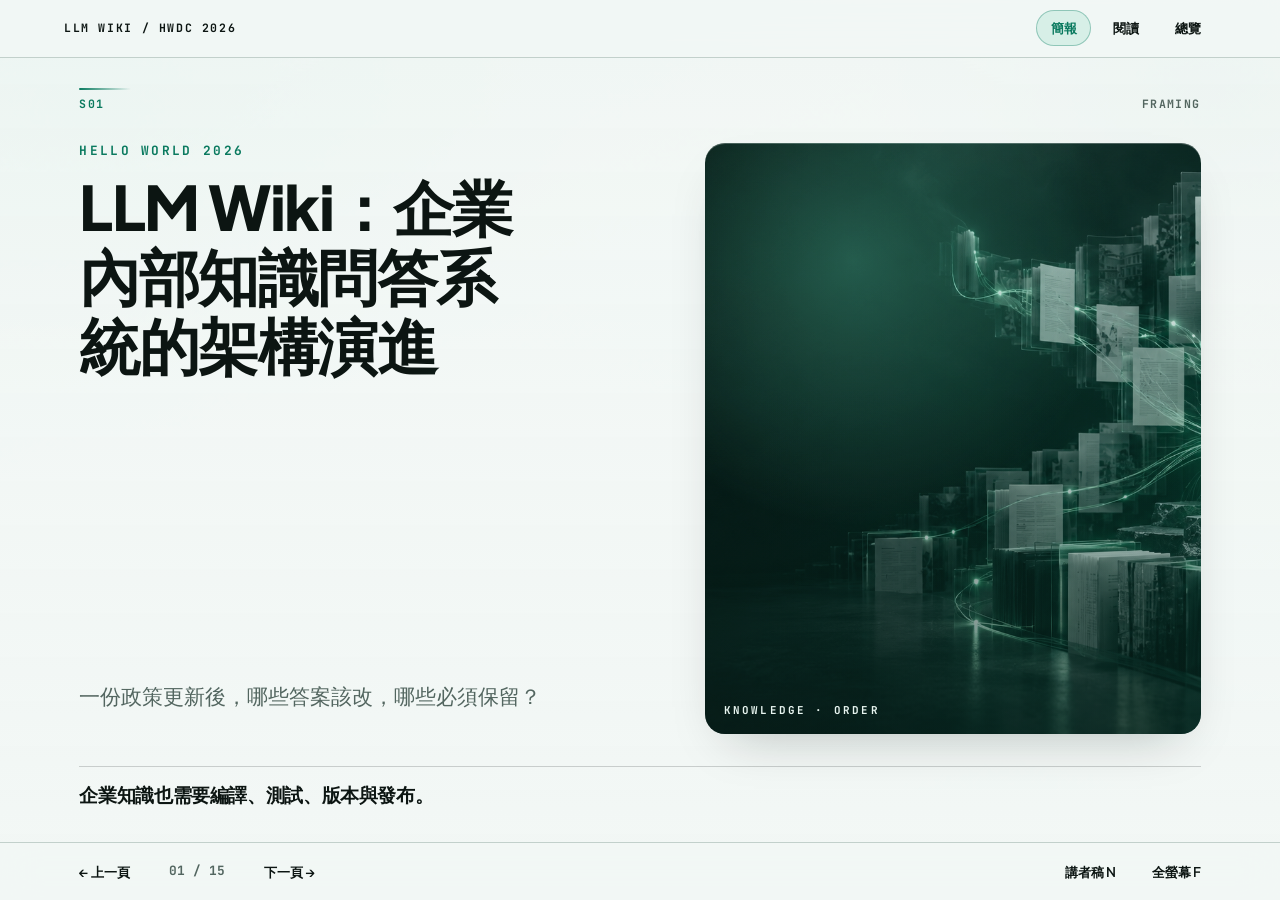
<file: index.html>
<!doctype html>
<html lang="zh-Hant">
<head>
  <meta charset="utf-8">
  <meta name="viewport" content="width=device-width, initial-scale=1">
  <meta name="description" content="Hello World 2026：以七份合成來源、政策更新與十題實際回歸，說明 LLM Wiki 的知識編譯流程。">
  <meta name="theme-color" content="#0a7a5f">
  <title>LLM Wiki：企業內部知識問答系統的架構演進</title>
  <link rel="preconnect" href="https://fonts.googleapis.com">
  <link rel="preconnect" href="https://fonts.gstatic.com" crossorigin>
  <link rel="stylesheet" href="deck.css?v=4.0.1">
  <noscript><style>.toolbar,.controls,.atmosphere{display:none!important}.slide{display:block;min-height:auto;break-after:page}.slide-inner{min-height:auto}.reading-only{display:block;margin-top:2rem;padding-top:1rem;border-top:1px solid currentColor}</style></noscript>
</head>
<body class="presentation">
  <div class="atmosphere" aria-hidden="true"></div>
  <header class="toolbar">
    <a href="#s01">LLM WIKI / HWDC 2026</a>
    <div class="search"><label for="q">搜尋</label><input id="q" type="search"><span id="searchState" class="small"></span></div>
    <div><button id="present" aria-pressed="true">簡報</button><button id="read" aria-pressed="false">閱讀</button><button id="openOverview">總覽</button></div>
  </header>

  <main id="deck">
    <section class="slide active" id="s01" data-section="S01" data-title="LLM Wiki：企業內部知識問答系統的架構演進" tabindex="-1">
      <div class="slide-inner">
        <div class="meta"><span>S01</span><span>Framing</span></div>
        <p class="kicker">Hello World 2026</p><h1>LLM Wiki：企業內部知識問答系統的架構演進</h1>
        <p class="lede">一份政策更新後，哪些答案該改，哪些必須保留？</p><div class="cover-art" aria-hidden="true"></div><p class="foot">企業知識也需要編譯、測試、版本與發布。</p>
        <aside class="reading-only"><h3>講者稿 · 0:30</h3><p>今天用一個已執行的合成案例，討論知識整合發生在 Query Time 還是 Update Time。故事從六份來源和十題基準開始，加入第七份政策，讓模型提出更新，再看實際回答與回歸。結果是兩輪各 8/10，人工內容審查仍待完成。這是一個有結果、有缺漏的教學實驗，不是企業上線驗收。</p><p>接下來先看一個使用者問題，之後我們會用同一題收束整個流程。<a href="evidence/synthetic-enterprise-demo/records/experiment-summary.md">實驗摘要</a>。</p></aside>
      </div>
    </section>

    <section class="slide visual-slide" id="s02" data-section="S02" data-title="帳戶鎖定後，第一步該走哪裡？" tabindex="-1">
      <div class="slide-inner">
        <img class="generated-slide-art" src="presentation-visuals-2026-10-11/S02.png" alt="" aria-hidden="true" loading="lazy" decoding="async">
        <div class="meta"><span>S02</span><span>Hook · one question, two policy versions</span></div>
        <h2>帳戶鎖定後，第一步該走哪裡？</h2>
        <p class="lede query-bubble">我是全職員工，使用公司管理筆電，已註冊自助復原。帳戶已確認鎖定，該怎麼處理？</p>
        <div class="source-collision">
          <div class="source-card"><span class="source-letter">01</span><h3>VPN 常見問答</h3><p>DEMO-101 有多種可能原因</p><span class="scope-chip">先確認狀態</span></div>
          <div class="source-card"><span class="source-letter">02</span><h3>錯誤參考</h3><p>密碼到期有另一套程序</p><span class="scope-chip">到期與鎖定分開</span></div>
          <div class="source-card"><span class="source-letter">03</span><h3>復原基準</h3><p>已確認鎖定者提交 ExampleDesk</p><span class="scope-chip">2030-01-10 生效</span></div>
          <div class="source-card"><span class="source-letter">07</span><h3>條件式更新</h3><p>符合三項資格者先嘗試自助</p><span class="scope-chip hot">2030-03-01 生效</span></div>
        </div>
        <div class="split-answer"><div><span>基準第一步</span><b>ExampleDesk 服務台</b></div><i>≠</i><div class="hot"><span>新政策的適用分支</span><b>嘗試自助復原</b></div></div>
        <p class="foot">決定答案的，還有事件日期、資格與政策取代範圍。</p><p class="source-note">合成教學案例；這頁展示來源張力，未量測 retrieval。<a href="#a02">七份來源</a>。</p>
        <aside class="reading-only"><h3>講者稿 · 2:00</h3><p>這就是 SYN-01。我們沒有只靠 DEMO-101 猜鎖定，而是明確給定已確認鎖定。SRC-03 的舊路徑仍有效，但 SRC-07 在生效日後，只替換符合資格者的第一步。先記住服務台與自助這兩個入口，S10 會展示模型的實際回答。</p><p>資料中的組織、政策、日期、程序與入口均為虛構。<a href="evidence/synthetic-enterprise-demo/sources/account-recovery-v1.md">SRC-03</a>、<a href="evidence/synthetic-enterprise-demo/sources/account-recovery-update-v2.md">SRC-07</a>。</p></aside>
      </div>
    </section>

    <section class="slide visual-slide" id="s03" data-section="S03" data-title="先前的 Retrieval 比較" tabindex="-1"><div class="slide-inner">
        <img class="generated-slide-art" src="presentation-visuals-2026-10-11/S03.png" alt="" aria-hidden="true" loading="lazy" decoding="async"><div class="meta"><span>S03</span><span>Evidence bridge · benchmark</span></div><h2>先前的 Retrieval 比較</h2><div class="benchmark-stage"><div class="benchmark-col"><span class="bench-label">Hybrid RAG</span><div class="metric-big">3.00<span>s</span></div><small>P50 latency</small><div class="metric-row"><b>4.07s</b><span>P95</span></div><div class="metric-row"><b>$0.001059</b><span>/ query</span></div></div><div class="benchmark-center"><span>QUALITY PROXY</span><strong>25 / 25</strong><i>=</i><strong>25 / 25</strong><small>source-hit answer proxy</small></div><div class="benchmark-col alt"><span class="bench-label">Gemini File Search</span><div class="metric-big">5.71<span>s</span></div><small>P50 latency</small><div class="metric-row"><b>7.15s</b><span>P95</span></div><div class="metric-row"><b>$0.001804</b><span>/ query</span></div></div></div><p class="foot">速度與來源命中之外，還需要判定來源的適用範圍。</p><p class="source-note">2026-08-07 歷史 A/B；30 題、19 份文件，品質是 source-hit proxy。<a href="#a04">條件</a>。</p><aside class="reading-only"><h3>講者稿 · 1:30</h3><p>這是獨立於本次合成案例的歷史背景，不能用來排除本次實驗的 retrieval 問題。本機保存的歷史 A/B 報告使用 30 題、19 份文件；表上的 source-hit answer proxy 是 25/25，另有 5/5 no-answer cases。這是小語料、報告特定 proxy 的比較，不是 Wiki 導入效益，也不是人工逐字判斷回答品質。</p><p>來源：<a href="evidence/retrieval-ab-bridge.md">retrieval A/B bridge</a>；<a href="#a04">實驗方法與歷史 A/B 的區分</a>。</p></aside></div></section>

    <section class="slide visual-slide" id="s04" data-section="S04" data-title="找回來源之後的判斷" tabindex="-1">
      <div class="slide-inner">
        <img class="generated-slide-art" src="presentation-visuals-2026-10-11/S04.png" alt="" aria-hidden="true" loading="lazy" decoding="async">
        <div class="meta"><span>S04</span><span>Problem · knowledge resolution</span></div>
        <h2>找回來源之後的判斷</h2>
        <div class="problem-shift"><div class="retrieval-funnel"><span class="eyebrow">RETRIEVAL</span><div>Query rewrite</div><div>Chunking</div><div>Ranking</div><div class="result">Relevant sources</div></div><div class="shift-arrow">→</div><div class="knowledge-knot"><span class="eyebrow">KNOWLEDGE RESOLUTION</span><div class="knot-lines" aria-hidden="true"><i></i><i></i><i></i><i></i></div><ul><li>事件在政策生效前，還是之後？</li><li>三項資格是否都確認符合？</li><li>新政策取代哪個第一步？</li><li>資訊未知或自助失敗時怎麼辦？</li></ul></div></div><p class="foot">來源排序之外，還有可重用的政策判斷。</p>
        <aside class="reading-only"><h3>講者稿 · 2:00</h3><p>把全部來源放進上下文，也還需要做右側的判斷。新的文件日期不能讓歷史事件改走新流程；已註冊也不能代替全職身分與管理裝置。Reranking 與來源整合可以互補，這裡沒有比較兩者的效果。</p><p>下一頁先看這些判斷放在每次查詢時的架構，再看我們如何把可重用部分前移。<a href="evidence/synthetic-enterprise-demo/sources/account-recovery-update-v2.md">政策範圍與時間判斷</a>。</p></aside>
      </div>
    </section>

    <section class="slide dark visual-slide" id="s05" data-section="S05" data-title="Query Time 的知識整合" tabindex="-1">
      <div class="slide-inner">
        <img class="generated-slide-art" src="presentation-visuals-2026-10-11/S05.png" alt="" aria-hidden="true" loading="lazy" decoding="async">
        <div class="meta"><span>S05</span><span>Architecture · repeated interpretation</span></div>
        <h2>Query Time 的知識整合</h2>
        <div class="query-maze"><div class="query-stack"><span>Q1</span><span>Q2</span><span>Q3</span><span>Q4</span></div><div class="maze-arrow">→</div><div class="maze-gates"><div><b>01</b><span>Event date</span></div><div><b>02</b><span>Eligibility</span></div><div><b>03</b><span>Supersession</span></div><div><b>04</b><span>Fallback</span></div></div><div class="maze-arrow">→</div><div class="answer-orb"><span>LLM</span><b>Answer</b></div></div><div class="repeat-strip"><span>QUERY TIME</span><span>REPEATED WORK</span></div><p class="foot">若缺少共用的知識契約，查詢階段可能反覆解讀同一份政策。</p><p class="source-note">架構示意；本次未量測普通 RAG 的成本與錯誤率。</p>
        <aside class="reading-only"><h3>講者稿 · 2:00</h3><p>這張圖描述一種架構風險，沒有主張所有 RAG 都如此實作。若來源只有原始片段，模型可能在每次查詢重做政策整合。我的設計問題是：可以把哪些解讀保存成共同契約，讓後續答案有可檢查的依據？</p><p>Query Time 仍需處理使用者情境、權限、追問、引用與回答，不會因為有 Wiki 就消失。</p></aside>
      </div>
    </section>

    <section class="slide visual-slide" id="s06" data-section="S06" data-title="六份來源先形成可檢查的基準" tabindex="-1">
      <div class="slide-inner">
        <img class="generated-slide-art" src="presentation-visuals-2026-10-11/S06.png" alt="" aria-hidden="true" loading="lazy" decoding="async">
        <div class="meta"><span>S06</span><span>Experiment 01 · baseline compilation</span></div>
        <h2>六份來源先形成可檢查的基準</h2>
        <div class="compile-stage"><div class="source-change"><span>6 份<br>合成來源</span></div><div class="compile-arrow">→</div><div class="compiler-box"><span class="eyebrow">KNOWLEDGE COMPILATION</span><div class="compiler-grid"><i>來源摘要</i><i>概念與實體</i><i>適用條件</i><i>問答邊界</i></div><strong>18 DRAFT PAGES / 17 CLAIMS</strong></div><div class="compile-arrow">→</div><div class="knowledge-release"><small>BASELINE DRAFT</small><b>10 題回答<br>8 / 10 通過</b></div><div class="fanout"><span>ANSWER</span><span>CLARIFY</span><span>NO-ANSWER</span></div></div><p class="foot">先凍結十題測試契約，再取得實際基準回答。</p><p class="source-note">沿用既有 llm-wiki 專案流程；基準情境日為 2030-02-01。<a href="evidence/synthetic-enterprise-demo/baseline-v1/wiki/index.md">基準 Wiki</a>、<a href="evidence/synthetic-enterprise-demo/contracts/README.md">十題契約</a>。</p>
        <aside class="reading-only"><h3>講者稿 · 2:00</h3><p>故事現在進入實作。我們先用 SRC-01 到 SRC-06 形成十八頁草稿，包括六份來源摘要、四份概念、兩份實體和六份問答頁，保存十七項來源主張。先凍結測試契約，再請新的模型工作階段回答十題，不提供參考答案或評分規則。</p><p>基準已是 8/10，並非全對。保留這份快照，才有辦法判斷新政策究竟改了什麼。下一頁加入唯一的新來源 SRC-07。<a href="evidence/synthetic-enterprise-demo/records/baseline-summary.md">基準編譯紀錄</a>。</p></aside>
      </div>
    </section>

    <section class="slide visual-slide" id="s07" data-section="S07" data-title="SRC-07 只替換一個適用分支" tabindex="-1">
      <div class="slide-inner">
        <img class="generated-slide-art" src="presentation-visuals-2026-10-11/S07.png" alt="" aria-hidden="true" loading="lazy" decoding="async">
        <div class="meta"><span>S07</span><span>Experiment 02 · scoped policy update</span></div>
        <h2>SRC-07 只替換一個適用分支</h2>
        <p class="lede">2030-03-01 起，已確認鎖定且三項資格皆符合者，第一步改為嘗試自助復原。</p><div class="scope-map"><div class="policy-band"><span>SRC-07</span><b>全職員工 ＋ 公司管理筆電 ＋ 已註冊</b></div><div class="scope-lane highlighted"><span>生效後，三項皆符合</span><div class="lane migrated">自助復原；失敗或結果不明轉服務台</div></div><div class="scope-lane"><span>承包人員或未註冊</span><div class="lane legacy">保留 SRC-03 的 ExampleDesk 路徑</div></div><div class="scope-lane"><span>生效前的歷史事件</span><div class="lane legacy">保留當時基準；SYN-04 發生於 2030-01-20</div></div><div class="scope-lane"><span>資格或事件日期未知</span><div class="lane legacy">追問缺漏項目，再決定分支</div></div></div><p class="foot">密碼到期、網路、裝置與資源規則維持原範圍。</p><p class="source-note">合成政策；未知資格／日期的分支是來源要求，未另測該分支。<a href="evidence/synthetic-enterprise-demo/sources/account-recovery-update-v2.md">完整取代矩陣</a>。</p>
        <aside class="reading-only"><h3>講者稿 · 2:00</h3><p>新政策不是全面替換。它只改已確認鎖定者的第一步，還有日期與三項資格的交集。承包人員、未註冊者和歷史事件都必須保留舊入口。資格或日期未知時先追問，不能猜符合；無法確認則由服務台釐清。</p><p>SYN-02、03、04 實際測了不符合與歷史事件。這組十題沒有另外測未知資格／日期，不能把來源規定當成測試通過。接著看模型如何提出 Wiki 變更。<a href="evidence/synthetic-enterprise-demo/records/experiment-summary.md">結果與測試邊界</a>。</p></aside>
      </div>
    </section>

    <section class="slide visual-slide" id="s08" data-section="S08" data-title="模型提案仍需要審查與修正" tabindex="-1">
      <div class="slide-inner">
        <img class="generated-slide-art" src="presentation-visuals-2026-10-11/S08.png" alt="" aria-hidden="true" loading="lazy" decoding="async">
        <div class="meta"><span>S08</span><span>Experiment 03 · proposal and correction</span></div>
        <h2>模型提案仍需要審查與修正</h2>
        <div class="proposal-engine"><div class="incoming-docs"><span>SRC-07 新政策</span><span>基準 Wiki</span><span>既有來源</span></div><div class="engine-core"><small>LLM</small><b>PROPOSAL</b><em>draft changes</em></div><div class="proposal-cards"><div>修改 4 個既有頁面</div><div>新增 1 份來源摘要</div><div>保留歷史與回退</div><div>保留無關程序</div></div><div class="gate-line"><span>Agent review</span><span>Structural checks</span><span>Human review pending</span></div><div class="active-badge">19 PAGES / DRAFT</div></div><p class="proposal-correction"><b>實際修正：</b>模型保留了「六份來源」的 purpose，維護 Agent 改為更新快照的七份來源範圍。</p><p class="foot">提案能產生變更，也可能漏掉相關的範圍描述。</p><p class="source-note">此處是 Agent 審查，人工內容核可仍待完成。<a href="evidence/synthetic-enterprise-demo/records/model-runs/update-proposal/response.json">原始提案</a>、<a href="evidence/synthetic-enterprise-demo/records/update-proposal-review.json">修正紀錄</a>。</p>
        <aside class="reading-only"><h3>講者稿 · 2:00</h3><p>這次真的有模型輸出：它提出四個既有頁面修改，再補一份 SRC-07 來源摘要。不過它把 purpose 的舊六份來源範圍列為保留，會與更新快照矛盾。維護 Agent 修正這個範圍，也補齊既有工具要求的 metadata。</p><p>這個修正由 Agent 完成，不能說是人類 owner 已核可。十九頁全部保持 draft。下一頁展開實際影響的頁面。<a href="evidence/synthetic-enterprise-demo/records/knowledge-update.diff">知識差異</a>。</p></aside>
      </div>
    </section>

    <section class="slide visual-slide" id="s09" data-section="S09" data-title="變更沿著知識頁傳遞" tabindex="-1">
      <div class="slide-inner">
        <img class="generated-slide-art" src="presentation-visuals-2026-10-11/S09.png" alt="" aria-hidden="true" loading="lazy" decoding="async">
        <div class="meta"><span>S09</span><span>Experiment 03 · actual changed pages</span></div>
        <h2>變更沿著知識頁傳遞</h2>
        <div class="impact-graph"><div class="graph-center"><span>SRC-07</span><b>條件式帳戶復原</b></div><div class="graph-node n1">index.md<br><small>情境日期與入口</small></div><div class="graph-node n2">account-state-and-recovery<br><small>概念與適用條件</small></div><div class="graph-node n3">exampledesk<br><small>服務台的剩餘範圍</small></div><div class="graph-node n4">account-locked<br><small>條件式問答</small></div><div class="graph-node n5">SRC-07 source summary<br><small>新增來源摘要</small></div><svg viewBox="0 0 1000 420" preserveAspectRatio="none" aria-hidden="true"><path d="M500 210 C350 160 180 120 75 70"/><path d="M500 210 C460 155 430 110 395 75"/><path d="M500 210 C650 160 790 120 910 70"/><path d="M500 210 C400 275 285 330 175 350"/><path d="M500 210 C610 275 730 330 840 350"/></svg></div><p class="impact-retained"><b>5 份無關問答頁</b>維持原 bytes；另由維護 Agent 修正 purpose 的範圍。</p><p class="foot">變更需要說明影響的頁面，也要保留不受影響的知識。</p><p class="source-note">本次實際提案與差異；未量測大規模影響範圍召回率。<a href="evidence/synthetic-enterprise-demo/records/update-proposal-review.json">變更列表</a>、<a href="evidence/synthetic-enterprise-demo/records/updated-integrity.json">保留檢查</a>。</p>
        <aside class="reading-only"><h3>講者稿 · 2:00</h3><p>中央的新政策牽動索引、帳戶概念、ExampleDesk 實體和帳戶鎖定問答，新增來源摘要。圖上是實際提案落地的四個既有頁與一份摘要，沒有聲稱系統能發現所有企業文件的依賴。</p><p>密碼到期、原因未明、資源、海外與未知錯誤五份問答頁維持相同 bytes。舊六份來源摘要也保持原樣。purpose 是額外的 Agent 修正。下一頁回到開場的使用者，看看回答是否跟著改對。<a href="evidence/synthetic-enterprise-demo/records/updated-integrity.json">完整性紀錄</a>。</p></aside>
      </div>
    </section>

    <section class="slide visual-slide" id="s10" data-section="S10" data-title="同一題的第一步確實改變" tabindex="-1">
      <div class="slide-inner">
        <img class="generated-slide-art" src="presentation-visuals-2026-10-11/S10.png" alt="" aria-hidden="true" loading="lazy" decoding="async">
        <div class="meta"><span>S10</span><span>Experiment 04 · actual answer excerpts</span></div>
        <h2>同一題的第一步確實改變</h2>
        <p class="lede">SYN-01：已確認鎖定，全職、公司管理筆電、已註冊三項皆成立。</p><div class="answer-comparison"><article><span class="eyebrow">BASELINE / 2030-02-01</span><h3>ExampleDesk 服務台</h3><blockquote>請透過 ExampleDesk 提交帳戶復原請求，由 Example IT Service Desk 檢視。</blockquote><p>SRC-03</p></article><article class="updated"><span class="eyebrow">UPDATED / 2030-03-02</span><h3>嘗試自助復原</h3><blockquote>以目前情境日期 2030-03-02 判斷，你已確認鎖定，且三項資格皆符合，第一步是前往 https://support.example.com/account-recovery 嘗試自助復原。</blockquote><p>SRC-07</p></article></div><p class="answer-fallback">更新後仍說明：入口是虛構示例；失敗或結果不明轉服務台，回答未執行復原。</p><p class="foot">回答中的動作，連回來源、完整資格與事件時間。</p><p class="source-note">模型原始回答摘錄；完整回答與引用另存。<a href="evidence/synthetic-enterprise-demo/records/actual-answers.md">二十份實際回答</a>。</p>
        <aside class="reading-only"><h3>講者稿 · 2:30</h3><p>這兩段都是模型原文摘錄，不是我們補寫的理想答案。基準先提交 ExampleDesk，更新後在明確鎖定與完整資格下先嘗試自助。第二段保留時間和來源，完整回答也保留服務台回退，以及未執行實際操作的界線。</p><p>本次只更換知識快照與情境日期，沿用同一 Query 政策和問題，不代表普通 RAG 的對照實驗。SYN-04 的歷史事件仍走服務台。單題改對後，還需要檢查整組問題。<a href="evidence/synthetic-enterprise-demo/records/regression-results.json">逐題比較</a>。</p></aside>
      </div>
    </section>

    <section class="slide visual-slide" id="s11" data-section="S11" data-title="草稿通過哪些關卡，停在哪裡？" tabindex="-1">
      <div class="slide-inner">
        <img class="generated-slide-art" src="presentation-visuals-2026-10-11/S11.png" alt="" aria-hidden="true" loading="lazy" decoding="async">
        <div class="meta"><span>S11</span><span>Experiment 05 · release gates</span></div>
        <h2>草稿通過哪些關卡，停在哪裡？</h2>
        <div class="release-pipeline"><div class="pipe-step"><span>01 / DONE</span><b>Impact</b><small>變更範圍</small></div><div class="pipe-step"><span>02 / DONE</span><b>Mutation</b><small>草稿與修正</small></div><div class="pipe-step"><span>03 / PASS</span><b>Structural</b><small>連結與來源</small></div><div class="pipe-step"><span>04 / DONE</span><b>Agent review</b><small>條件與時間</small></div><div class="pipe-step needs-work"><span>05 / 2 FAIL</span><b>Regression</b><small>十題實際回答</small></div><div class="pipe-step pending"><span>06 / PENDING</span><b>Human review</b><small>內容核可</small></div><div class="pipe-step release pending"><span>07 / NOT RUN</span><b>Publish</b><small>發布與回滾</small></div></div><div class="rollback-line"><span>CURRENT STATE</span><b>19 頁維持 DRAFT，沒有切換正式版本</b></div><p class="foot">測試結果決定草稿下一步要修什麼。</p><p class="source-note">已完成編譯、Agent 修正與回歸；人工核可、atomic publish 與 rollback 尚未執行。</p>
        <aside class="reading-only"><h3>講者稿 · 2:00</h3><p>這一頁把實作與設計分開。左側的提案、草稿修正和結構檢查已完成，Agent 也審查了條件與時間。答案回歸卻有兩題未通過，人工內容審查仍待完成，所以目前保留草稿，沒有正式版本切換。</p><p>未來可採用同批發布與回滾的設計，但本次沒有驗證這兩項能力。下一頁看讓草稿停下來的具體問題。<a href="evidence/synthetic-enterprise-demo/records/experiment-summary.md">實際狀態</a>、<a href="evidence/knowledge-resolution-demo/knowledge-release.md">發布設計</a>。</p></aside>
      </div>
    </section>

    <section class="slide visual-slide" id="s12" data-section="S12" data-title="結構通過，回答仍有缺漏" tabindex="-1">
      <div class="slide-inner">
        <img class="generated-slide-art" src="presentation-visuals-2026-10-11/S12.png" alt="" aria-hidden="true" loading="lazy" decoding="async">
        <div class="meta"><span>S12</span><span>Experiment 05 · regression findings</span></div>
        <h2>結構通過，回答仍有缺漏</h2>
        <div class="validation-stage"><div class="validation-card pass"><span class="status">✓</span><small>STRUCTURAL LINT</small><b>PASS</b><p>兩份快照的連結、metadata 與來源檢查</p><code>draft integrity</code></div><div class="not-equal">≠</div><div class="validation-card fail"><span class="status">!</span><small>ANSWER REGRESSION</small><b>2 FAIL</b><p>SYN-06 缺 SRC-01<br>SYN-07 缺 SRC-04</p><code>required citations</code></div></div><div class="terminal-strip"><span>SYN-07 / UPDATED</span><b>另有回答內容缺漏</b><em>模型判分接受引用摘錄，但回答正文沒說明 HQ 公司網路的不同申請程序；維護 Agent 覆寫為 FAIL。</em></div><p class="foot">引用原文存在，仍要檢查回答是否說出契約要求的內容。</p><p class="source-note">缺引用本身不等於流程事實錯誤；保留原判、覆寫理由與凍結契約。<a href="evidence/synthetic-enterprise-demo/records/regression-results.json">逐條判定</a>。</p>
        <aside class="reading-only"><h3>講者稿 · 2:00</h3><p>兩輪同樣有 SYN-06 和 SYN-07 未通過，原因包括契約要求的引用沒有完整覆蓋。這不等於證明答案的動作事實錯誤，也不能為了得高分就放寬契約。</p><p>更具體的發現是更新後 SYN-07：模型判分認為引用摘錄已涵蓋 HQ 的申請區分，實際回答正文卻漏掉它。維護 Agent 保留原判，將這一條覆寫為 FAIL。這說明來源摘錄檢查和使用者回答檢查要分開，模型自評不能當成 owner 核可。下一頁收束整組結果。</p></aside>
      </div>
    </section>

    <section class="slide dark visual-slide" id="s13" data-section="S13" data-title="十題回歸的實際結果" tabindex="-1">
      <div class="slide-inner">
        <img class="generated-slide-art" src="presentation-visuals-2026-10-11/S13.png" alt="" aria-hidden="true" loading="lazy" decoding="async">
        <div class="meta"><span>S13</span><span>Experiment 06 · completed with findings</span></div>
        <h2>十題回歸的實際結果</h2>
        <div class="regression-score"><div><span>基準</span><strong>8 / 10</strong></div><div><span>更新後</span><strong>8 / 10</strong></div><p>20 份實際回答<br>兩輪皆有 2 題未通過</p></div><div class="test-suite"><div class="test-card"><span>01</span><small>SYN-01 / PASS</small><b>符合資格的鎖定</b><p>第一步改為自助復原</p></div><div class="test-card"><span>04</span><small>SYN-04 / PASS</small><b>生效前的事件</b><p>保留服務台第一步</p></div><div class="test-card boundary"><span>07</span><small>SYN-07 / FAIL</small><b>遠端資源存取</b><p>引用缺漏與正文缺漏</p></div><div class="test-card"><span>10</span><small>SYN-10 / PASS</small><b>未記載錯誤碼</b><p>未捏造原因或處理方式</p></div></div><p class="foot">1 題第一步依預期改變，其餘 9 題路徑與第一步保留。</p><p class="source-note">這不表示其他九題整題通過，也不代表準確率提升。合成案例、單次樣本。<a href="#a03">完整十題</a>、<a href="#a04">方法限制</a>。</p>
        <aside class="reading-only"><h3>講者稿 · 2:00</h3><p>回到最初的問題：政策的指定分支改了，其他九題的 route 和第一步沒有跟著漂移。但整題通過數仍是 8/10，沒有提升，兩題缺漏也沒有在本次修到通過。</p><p>這份結果能展示更新範圍與檢查過程，不能證明優於一般 RAG。十題每階段同批生成、每題只取一份答案；判分模型與回答模型是不同工作階段的同一家族。下一頁討論這樣的維護責任何時值得承擔。<a href="evidence/synthetic-enterprise-demo/records/experiment-summary.md">實驗摘要</a>。</p></aside>
      </div>
    </section>

    <section class="slide visual-slide" id="s14" data-section="S14" data-title="Knowledge Compilation 的取捨" tabindex="-1">
      <div class="slide-inner">
        <img class="generated-slide-art" src="presentation-visuals-2026-10-11/S14.png" alt="" aria-hidden="true" loading="lazy" decoding="async">
        <div class="meta"><span>S14</span><span>Decision · maintenance tradeoff</span></div>
        <h2>Knowledge Compilation 的取捨</h2>
        <div class="complexity-meter"><div class="meter-track"><span class="marker m1">FAQ</span><span class="marker m2">Multi-source</span><span class="marker m3">Versions</span><span class="marker m4">Partial supersession</span><span class="marker m5">Governance</span></div><div class="meter-zones"><div class="rag-zone"><b>Ordinary RAG</b><span>單一權威來源，適用範圍單純，直接檢索與回答</span></div><div class="wiki-zone"><b>Knowledge Compilation</b><span>多版本與局部取代，需要追蹤影響、審查與回歸</span></div></div></div><div class="boundary-callout"><span>ADDED RESPONSIBILITY</span><b>來源維護、更新提案、測試契約與內容負責人</b></div><p class="foot">把可重用的知識整合前移，也增加持續維護的責任。</p><p class="source-note">架構選擇的判斷框架；本次沒有普通 RAG 對照或成本效益量測。<a href="#a05">Serving 與發布邊界</a>。</p>
        <aside class="reading-only"><h3>講者稿 · 2:00</h3><p>對單純 FAQ，增加編譯和發布流程未必值得。當更新有局部取代、歷史事件要保留、跨頁依賴要審查時，就需要把這些判斷變成可維護的共同資產。</p><p>Wiki 不取代檢索，也不替代權限控制。這次直接把小語料草稿與來源送進模型，沒有 Teams、ACL 或檢索器驗收。設計選擇仍要用更多樣本與實際 serving 成本來評估。</p></aside>
      </div>
    </section>

    <section class="slide dark visual-slide" id="s15" data-section="S15" data-title="企業知識的更新流程" tabindex="-1">
      <div class="slide-inner">
        <img class="generated-slide-art" src="presentation-visuals-2026-10-11/S15.png" alt="" aria-hidden="true" loading="lazy" decoding="async">
        <div class="meta"><span>S15</span><span>Close · source, compile, validate, review</span></div>
        <h2>企業知識的更新流程</h2>
        <div class="takeaway-stage"><div><span>01</span><b>COMPILE</b><p>把來源、適用條件與時間保存成可重用的草稿。</p></div><i>→</i><div><span>02</span><b>VALIDATE</b><p>比較該改與不該改的答案，留下未通過的結果。</p></div><i>→</i><div><span>03</span><b>REVIEW</b><p>內容負責人核可後，才進入知識發布流程。</p></div></div><p class="foot">這次走到有回歸結果的草稿；知識維護因此有了可審查的依據。</p>
        <aside class="reading-only"><h3>講者稿 · 1:00</h3><p>開場的使用者問題，最後有了能追到政策條件的第一步變更。過程中模型提案也漏了範圍描述，答案回歸抓到兩題缺漏。這些都留下了可檢查的紀錄。</p><p>LLM Wiki 的架構價值，是把反覆使用的來源整合放進更新流程，建立修改、檢查與核可的責任。合成實驗目前仍是 draft，8/10 沒有證明準確率提升，發布與企業 serving 是下一段驗證。</p></aside>
      </div>
    </section>

    <section class="slide" id="a01" data-section="A01" data-title="證據索引" tabindex="-1">
      <div class="slide-inner">
        <img class="generated-slide-art" src="presentation-visuals-2026-10-11/A01.png" alt="" aria-hidden="true" loading="lazy" decoding="async">
        <div class="meta"><span>A01</span><span>Appendix · source index</span></div>
        <h2>證據索引</h2>
        <span id="source-index"></span><table><thead><tr><th>材料</th><th>本次用途</th><th>原始紀錄</th></tr></thead><tbody><tr><td>七份合成來源</td><td>組織、政策、程序與日期均虛構；六份基準加一份更新</td><td><a href="evidence/synthetic-enterprise-demo/README.md">資料包</a>、<a href="#a02">來源表</a></td></tr><tr><td>編譯快照</td><td>基準 18 頁、更新 19 頁；皆為草稿</td><td><a href="evidence/synthetic-enterprise-demo/baseline-v1/wiki/index.md">基準</a>、<a href="evidence/synthetic-enterprise-demo/updated-v2/wiki/index.md">更新</a></td></tr><tr><td>實際提案與修正</td><td>四個既有頁面修改、一份新摘要與 purpose 修正</td><td><a href="evidence/synthetic-enterprise-demo/records/update-proposal-review.json">審查</a>、<a href="evidence/synthetic-enterprise-demo/records/knowledge-update.diff">差異</a></td></tr><tr><td>十題與二十份回答</td><td>凍結契約、原始回答、逐條判分與覆寫</td><td><a href="evidence/synthetic-enterprise-demo/contracts/regression-cases.json">契約</a>、<a href="evidence/synthetic-enterprise-demo/records/actual-answers.md">回答</a>、<a href="evidence/synthetic-enterprise-demo/records/regression-results.json">結果</a></td></tr><tr><td>歷史 Retrieval A/B</td><td>獨立的來源命中比較，不是 Wiki 效益</td><td><a href="evidence/retrieval-ab-bridge.md">報告摘要</a></td></tr><tr><td>舊教學案例</td><td>DEMO-455 推演、lint fixture 與四題待執行契約；未與本次結果合併</td><td><a href="evidence/knowledge-resolution-demo/README.md">推演</a>、<a href="evidence/wiki-update-demo/README.md">fixture</a>、<a href="evidence/teams-agent-vpn-compilation/README.md">舊契約</a></td></tr></tbody></table><p class="source-note">主線 S02、S06–S13 使用同一組合成實驗。A02–A05 提供來源、結果、方法與驗收邊界。</p>

      </div>
    </section>

    <section class="slide" id="a02" data-section="A02" data-title="七份合成來源與適用範圍" tabindex="-1">
      <div class="slide-inner">
        <img class="generated-slide-art" src="presentation-visuals-2026-10-11/A02.png" alt="" aria-hidden="true" loading="lazy" decoding="async">
        <div class="meta"><span>A02</span><span>Appendix · synthetic sources</span></div>
        <h2>七份合成來源與適用範圍</h2>
        <table class="compact-table"><thead><tr><th>來源</th><th>角色</th><th>可支持的範圍</th></tr></thead><tbody><tr><td><a href="evidence/synthetic-enterprise-demo/sources/vpn-common-qa.md">SRC-01</a></td><td>VPN 常見問答</td><td>DEMO-101 的診斷線索；已確認鎖定的基準入口</td></tr><tr><td><a href="evidence/synthetic-enterprise-demo/sources/examplevpn-error-reference.md">SRC-02</a></td><td>錯誤參考</td><td>到期、網路與裝置狀態分開處理</td></tr><tr><td><a href="evidence/synthetic-enterprise-demo/sources/account-recovery-v1.md">SRC-03</a></td><td>復原基準</td><td>已確認鎖定者提交 ExampleDesk，不承諾解鎖</td></tr><tr><td><a href="evidence/synthetic-enterprise-demo/sources/managed-laptop-remote-access.md">SRC-04</a></td><td>管理筆電遠端連線</td><td>裝置與連線程序，不等於取得資源權限</td></tr><tr><td><a href="evidence/synthetic-enterprise-demo/sources/shared-resource-access-policy.md">SRC-05</a></td><td>共享資源規則</td><td>角色、網路與群組影響 TeamShare 適用流程</td></tr><tr><td><a href="evidence/synthetic-enterprise-demo/sources/overseas-access-request.md">SRC-06</a></td><td>海外申請</td><td>日期、主管同意與後續核准責任</td></tr><tr><td><a href="evidence/synthetic-enterprise-demo/sources/account-recovery-update-v2.md">SRC-07</a></td><td>條件式更新</td><td>生效後且符合三項資格，僅變更鎖定第一步</td></tr></tbody></table><p class="foot">SRC-07 保留舊流程、歷史事件及無關程序。</p><p class="source-note">基準情境日 2030-02-01，更新情境日 2030-03-02；政策生效日 2030-03-01。入口網址為虛構示例。</p>

      </div>
    </section>

    <section class="slide" id="a03" data-section="A03" data-title="十題回歸結果" tabindex="-1">
      <div class="slide-inner">
        <img class="generated-slide-art" src="presentation-visuals-2026-10-11/A03.png" alt="" aria-hidden="true" loading="lazy" decoding="async">
        <div class="meta"><span>A03</span><span>Appendix · frozen contract results</span></div>
        <h2>十題回歸結果</h2>
        <table class="compact-table"><thead><tr><th>題目</th><th>情境</th><th>基準</th><th>更新</th><th>判讀</th></tr></thead><tbody><tr><td>SYN-01</td><td>符合自助資格</td><td class="result-pass">PASS</td><td class="result-pass">PASS</td><td>第一步改為嘗試自助</td></tr><tr><td>SYN-02</td><td>承包人員</td><td class="result-pass">PASS</td><td class="result-pass">PASS</td><td>保留服務台</td></tr><tr><td>SYN-03</td><td>未註冊者</td><td class="result-pass">PASS</td><td class="result-pass">PASS</td><td>保留服務台</td></tr><tr><td>SYN-04</td><td>生效前歷史事件</td><td class="result-pass">PASS</td><td class="result-pass">PASS</td><td>保留當時基準</td></tr><tr><td>SYN-05</td><td>DEMO-101 原因未明</td><td class="result-pass">PASS</td><td class="result-pass">PASS</td><td>追問；另記一處繁簡混用</td></tr><tr><td>SYN-06</td><td>密碼到期</td><td class="result-fail">FAIL</td><td class="result-fail">FAIL</td><td>缺契約要求的 SRC-01</td></tr><tr><td>SYN-07</td><td>Branch 遠端 TeamShare</td><td class="result-fail">FAIL</td><td class="result-fail">FAIL</td><td>缺 SRC-04；更新正文另有缺漏</td></tr><tr><td>SYN-08</td><td>資源情境未知</td><td class="result-pass">PASS</td><td class="result-pass">PASS</td><td>追問角色、網路與群組</td></tr><tr><td>SYN-09</td><td>海外申請缺日期</td><td class="result-pass">PASS</td><td class="result-pass">PASS</td><td>追問日期與主管核准</td></tr><tr><td>SYN-10</td><td>未記載 DEMO-999</td><td class="result-pass">PASS</td><td class="result-pass">PASS</td><td>保留未知與服務台邊界</td></tr></tbody></table><p class="source-note">整題兩輪皆 8/10。繁簡混用是另記的格式缺陷，未追加到凍結契約分數。<a href="evidence/synthetic-enterprise-demo/records/regression-results.json">逐條判分與覆寫</a>。</p>

      </div>
    </section>

    <section class="slide" id="a04" data-section="A04" data-title="實驗方法與比較限制" tabindex="-1">
      <div class="slide-inner">
        <img class="generated-slide-art" src="presentation-visuals-2026-10-11/A04.png" alt="" aria-hidden="true" loading="lazy" decoding="async">
        <div class="meta"><span>A04</span><span>Appendix · execution method</span></div>
        <h2>實驗方法與比較限制</h2>
        <table><thead><tr><th>項目</th><th>實際條件</th><th>解讀限制</th></tr></thead><tbody><tr><td>回答輸入</td><td>相同問題與 Query 政策，改知識快照及情境日期</td><td>直接提供小語料 Wiki 與來源，未測 retrieval</td></tr><tr><td>模型與樣本</td><td>gpt-6.1-sol / high；每階段十題同批生成</td><td>每題每階段只取一份答案；精確 serving snapshot 未知</td></tr><tr><td>評判</td><td>不同工作階段的同一家族模型，加維護 Agent 覆核</td><td>不是人類盲評；編譯與維護者看過契約</td></tr><tr><td>推論紀錄</td><td>五次 CLI 推論，事件紀錄無工具呼叫</td><td>未供答題模型參考答案或 rubric</td></tr><tr><td>用量</td><td>input 180,513 / output 39,977 tokens</td><td>含提案與評判；USD 與單題 latency 未量測</td></tr><tr><td>歷史 Retrieval A/B</td><td>2026-08-07，30 題、19 文件；25/25 source-hit proxy，另 5/5 no-answer</td><td>獨立歷史報告，不能與本次 8/10 作效益比較</td></tr></tbody></table><p class="source-note"><a href="evidence/synthetic-enterprise-demo/records/execution-protocol.md">執行方式</a>、<a href="evidence/synthetic-enterprise-demo/records/regression-results.json">原始用量與判分</a>、<a href="evidence/retrieval-ab-bridge.md">歷史 A/B 條件</a>。</p>

      </div>
    </section>

    <section class="slide" id="a05" data-section="A05" data-title="草稿、發布與 Serving 的邊界" tabindex="-1">
      <div class="slide-inner">
        <img class="generated-slide-art" src="presentation-visuals-2026-10-11/A05.png" alt="" aria-hidden="true" loading="lazy" decoding="async">
        <div class="meta"><span>A05</span><span>Appendix · acceptance boundary</span></div>
        <h2>草稿、發布與 Serving 的邊界</h2>
        <table><thead><tr><th>層次</th><th>已完成</th><th>尚未完成</th></tr></thead><tbody><tr><td>來源與編譯</td><td>來源納入核可、兩份草稿快照、來源追溯與完整性</td><td>人工內容審查仍待完成</td></tr><tr><td>模型提案</td><td>實際提案、維護 Agent 修正、變更紀錄</td><td>大規模 impact discovery 的召回率</td></tr><tr><td>回答回歸</td><td>二十份實際回答、兩輪 8/10、逐條覆寫紀錄</td><td>兩題缺漏修正與複測、更多次樣本及人類評判</td></tr><tr><td>Knowledge release</td><td>保存基準與更新草稿</td><td>內容 owner 核可、atomic publish、rollback 驗證</td></tr><tr><td>企業 Serving</td><td>本次只測離線小語料回答</td><td>Teams、ACL、檢索器、版本與引用傳遞驗收</td></tr></tbody></table><p class="foot">知識草稿、可用回答與正式發布，各有自己的驗收條件。</p><p class="source-note"><a href="evidence/synthetic-enterprise-demo/records/experiment-summary.md">目前狀態</a>、<a href="evidence/synthetic-enterprise-demo/records/updated-integrity.json">完整性</a>、<a href="evidence/knowledge-resolution-demo/knowledge-release.md">發布設計</a>。</p>

      </div>
    </section>
  </main>

  <nav class="controls"><div><button id="prev">← 上一頁</button><span class="count" id="count">01 / 15</span><button id="next">下一頁 →</button></div><div><button id="notesBtn">講者稿 N</button><button id="fsBtn">全螢幕 F</button></div></nav>
  <aside class="notes" id="notes" hidden><h2>講者稿</h2><div id="notesText"></div></aside>
  <div class="overview" id="overview"><div class="overview-box"><h2>頁面總覽</h2><div id="overviewList"></div><button id="closeOverview">關閉</button></div></div>

  <script>
  (function(){
    const slides = [...document.querySelectorAll('.slide')];
    const main = slides.filter(slide => slide.dataset.section.startsWith('S'));
    const appendix = slides.filter(slide => slide.dataset.section.startsWith('A'));
    const count = document.getElementById('count');
    const notes = document.getElementById('notes');
    const notesText = document.getElementById('notesText');
    const overview = document.getElementById('overview');
    const search = document.getElementById('q');
    let current = null;
    let reading = false;

    function canonical(hash) {
      const id = (hash || '').replace(/^#/, '').toLowerCase();
      if (/^\d{1,2}$/.test(id)) {
        const number = Number(id);
        return number <= 15 && number >= 1 ? 's' + String(number).padStart(2, '0') : 's15';
      }
      if (id === 'source-index') return 'a01';
      if (/^s(0[1-9]|1[0-5])$/.test(id) || /^a0[1-5]$/.test(id)) return id;
      return 's01';
    }

    function show(id, updateHash = true) {
      const slide = document.getElementById(id) || main[0];
      current = slide;
      slides.forEach(item => {
        const inactive = !reading && item !== slide;
        item.classList.toggle('active', item === slide);
        item.setAttribute('aria-hidden', String(inactive));
        item.inert = inactive;
      });
      const group = slide.dataset.section.startsWith('S') ? main : appendix;
      const position = String(group.indexOf(slide) + 1).padStart(2, '0');
      count.textContent = group === main ? position + ' / ' + main.length : 'A' + position + ' / ' + String(appendix.length).padStart(2, '0');
      notesText.replaceChildren();
      const content = slide.querySelector('.reading-only');
      if (content) notesText.appendChild(content.cloneNode(true));
      notes.hidden = true;
      if (updateHash && location.hash !== '#' + slide.id) location.hash = slide.id;
      if (!reading) scrollTo(0, 0);
    }

    function move(direction) {
      const group = current && current.dataset.section.startsWith('A') ? appendix : main;
      const nextIndex = group.indexOf(current) + direction;
      if (nextIndex >= 0 && nextIndex < group.length) show(group[nextIndex].id);
    }

    function setReading(value) {
      reading = value;
      document.body.classList.toggle('reading', value);
      document.body.classList.toggle('presentation', !value);
      document.getElementById('read').setAttribute('aria-pressed', String(value));
      document.getElementById('present').setAttribute('aria-pressed', String(!value));
      if (!value) {
        search.value = '';
        slides.forEach(slide => { slide.hidden = false; });
        document.getElementById('searchState').textContent = '';
      }
      show((current || main[0]).id, false);
    }

    document.getElementById('next').addEventListener('click', () => move(1));
    document.getElementById('prev').addEventListener('click', () => move(-1));
    document.getElementById('notesBtn').addEventListener('click', () => { notes.hidden = !notes.hidden; });
    document.getElementById('read').addEventListener('click', () => setReading(true));
    document.getElementById('present').addEventListener('click', () => setReading(false));
    document.getElementById('fsBtn').addEventListener('click', async () => {
      try {
        if (document.fullscreenElement) await document.exitFullscreen();
        else if (document.documentElement.requestFullscreen) await document.documentElement.requestFullscreen();
      } catch {
        // Fullscreen can be unavailable in local file viewers.
      }
    });
    document.getElementById('openOverview').addEventListener('click', () => overview.classList.add('open'));
    document.getElementById('closeOverview').addEventListener('click', () => overview.classList.remove('open'));
    const overviewList = document.getElementById('overviewList');
    slides.forEach(slide => {
      const button = document.createElement('button');
      button.textContent = slide.dataset.section + ' — ' + slide.dataset.title;
      button.addEventListener('click', () => {
        setReading(false);
        show(slide.id);
        overview.classList.remove('open');
      });
      overviewList.appendChild(button);
    });
    search.addEventListener('input', () => {
      const query = search.value.trim().toLowerCase();
      let matches = 0;
      slides.forEach(slide => {
        const matched = !query || slide.textContent.toLowerCase().includes(query);
        slide.hidden = !matched;
        if (matched) matches += 1;
      });
      document.getElementById('searchState').textContent = query ? matches + ' 頁符合' : '';
    });
    function routeHash() {
      const id = canonical(location.hash);
      if (location.hash && location.hash !== '#' + id) history.replaceState(null, '', '#' + id);
      if (reading && document.getElementById(id)?.hidden) {
        search.value = '';
        slides.forEach(slide => { slide.hidden = false; });
        document.getElementById('searchState').textContent = '';
      }
      show(id, false);
      if (reading && location.hash) requestAnimationFrame(() => current.scrollIntoView());
    }
    addEventListener('hashchange', routeHash);
    addEventListener('keydown', event => {
      if (event.key === 'Escape') {
        overview.classList.remove('open');
        notes.hidden = true;
        return;
      }
      if (reading || overview.classList.contains('open') || ['INPUT', 'TEXTAREA'].includes(document.activeElement.tagName)) return;
      if (['ArrowRight', 'PageDown', ' '].includes(event.key)) { event.preventDefault(); move(1); }
      else if (['ArrowLeft', 'PageUp'].includes(event.key)) { event.preventDefault(); move(-1); }
      else if (event.key.toLowerCase() === 'n') notes.hidden = !notes.hidden;
      else if (event.key.toLowerCase() === 'o') overview.classList.add('open');
      else if (event.key.toLowerCase() === 'f') document.getElementById('fsBtn').click();
      else if (event.key === 'Home') show('s01');
      else if (event.key === 'End') show('s15');
    });
    routeHash();
    if (matchMedia('(max-width:820px)').matches) {
      setReading(true);
      if (location.hash) requestAnimationFrame(() => current.scrollIntoView());
    }
  }());
  </script>
</body>
</html>
</file>
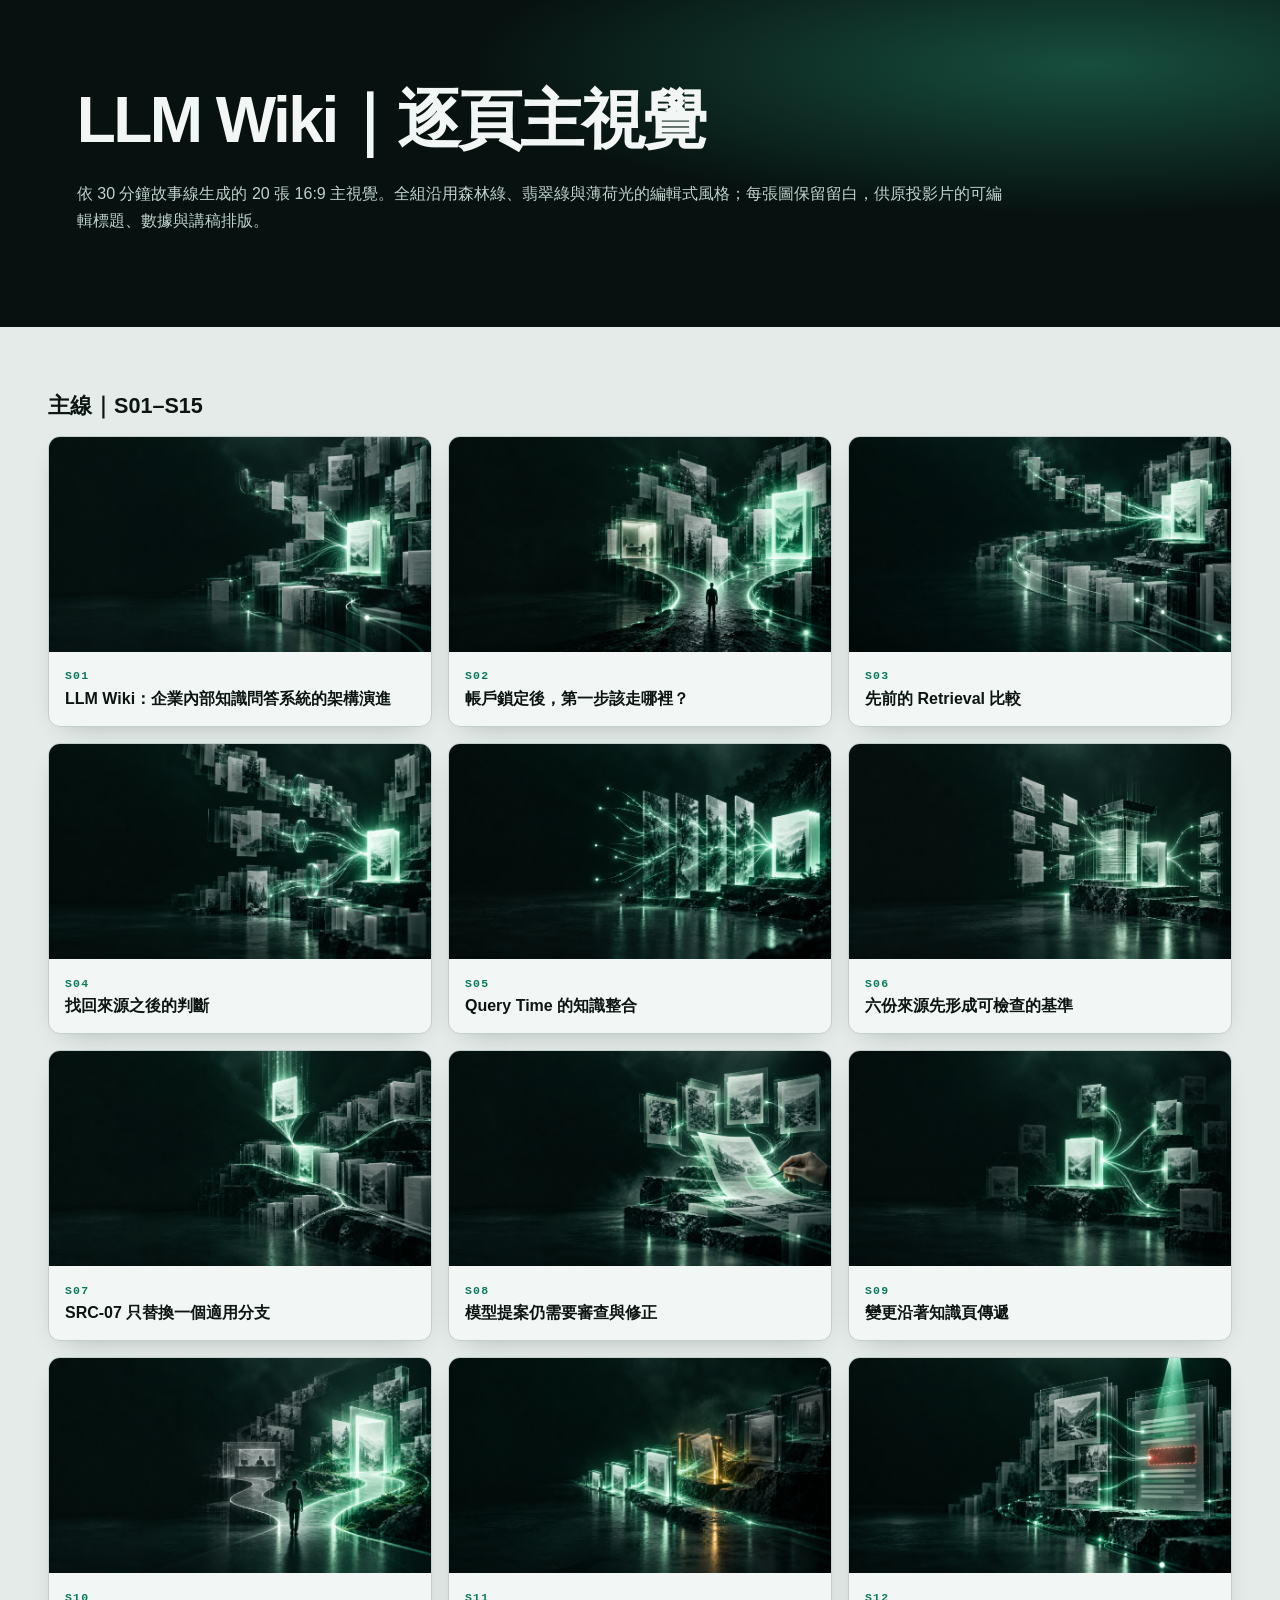
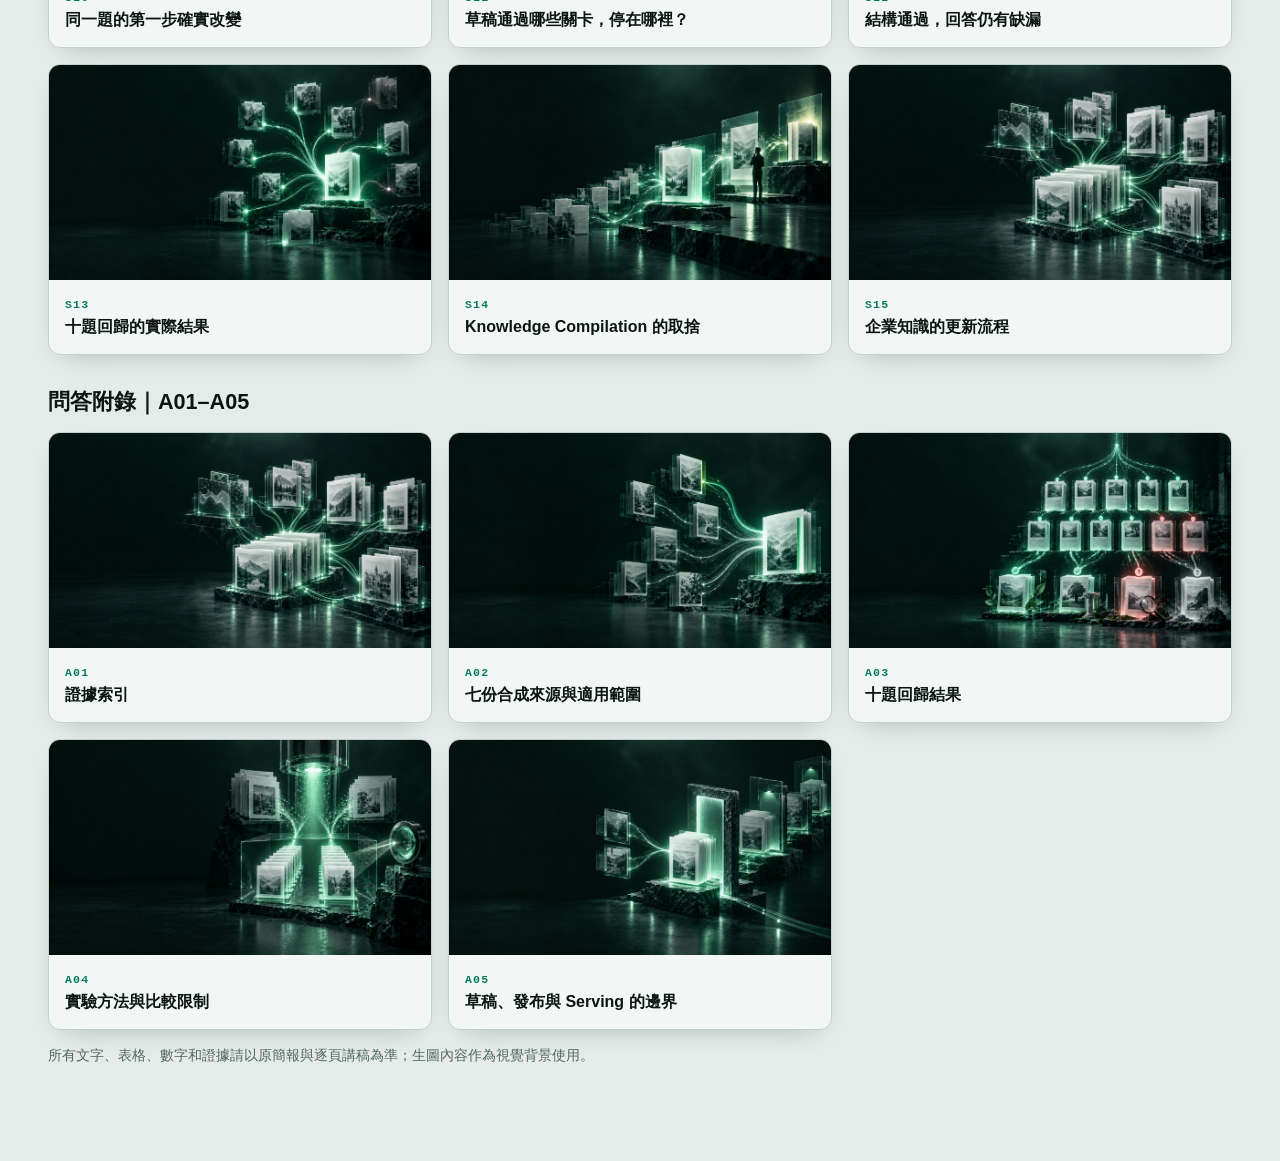
<file: presentation-visuals-2026-10-11/index.html>
<!doctype html>
<html lang="zh-Hant">
<head>
  <meta charset="utf-8">
  <meta name="viewport" content="width=device-width, initial-scale=1">
  <meta name="theme-color" content="#071210">
  <title>LLM Wiki｜逐頁主視覺預覽</title>
  <style>
    :root { color-scheme: light; --ink: #0c1512; --muted: #536660; --line: #c2d0cb; --paper: #f2f7f5; --accent: #0a7a5f; --dark: #071210; }
    * { box-sizing: border-box; }
    body { margin: 0; color: var(--ink); background: #e4ebe8; font-family: "Plus Jakarta Sans", "PingFang TC", "Noto Sans TC", sans-serif; }
    header { padding: clamp(2rem, 6vw, 5rem); color: var(--paper); background: radial-gradient(ellipse at 85% 20%, #174e3e, transparent 40%), var(--dark); }
    header p { max-width: 58rem; color: #bfd2cb; line-height: 1.7; }
    h1 { margin: 0; font-size: clamp(2rem, 5vw, 4rem); letter-spacing: -.04em; }
    main { max-width: 1440px; margin: auto; padding: 2rem clamp(1rem, 4vw, 3rem) 5rem; }
    h2 { margin: 2rem 0 1rem; font-size: 1.35rem; }
    .grid { display: grid; grid-template-columns: repeat(auto-fit, minmax(min(100%, 340px), 1fr)); gap: 1rem; }
    figure { margin: 0; overflow: hidden; border: 1px solid var(--line); border-radius: 12px; background: var(--paper); box-shadow: 0 10px 28px -16px #07121055; }
    figure a { display: block; background: var(--dark); }
    figure img { display: block; width: 100%; aspect-ratio: 16 / 9; object-fit: cover; }
    figcaption { padding: .85rem 1rem 1rem; }
    figcaption small { color: var(--accent); font: 700 .72rem ui-monospace, monospace; letter-spacing: .1em; }
    figcaption strong { display: block; margin-top: .35rem; font-size: 1rem; }
    footer { padding: 1rem 0; color: var(--muted); font-size: .9rem; }
    @media (prefers-reduced-motion: no-preference) { figure img { transition: transform .35s ease; } figure:hover img { transform: scale(1.015); } }
  </style>
</head>
<body>
  <header>
    <h1>LLM Wiki｜逐頁主視覺</h1>
    <p>依 30 分鐘故事線生成的 20 張 16:9 主視覺。全組沿用森林綠、翡翠綠與薄荷光的編輯式風格；每張圖保留留白，供原投影片的可編輯標題、數據與講稿排版。</p>
  </header>
  <main>
    <h2>主線｜S01–S15</h2>
    <div class="grid">
      <figure><a href="S01.png"><img src="S01.png" alt="深綠知識檔案與光線連結來源"></a><figcaption><small>S01</small><strong>LLM Wiki：企業內部知識問答系統的架構演進</strong></figcaption></figure>
      <figure><a href="S02.png"><img src="S02.png" alt="員工面對服務台與自助復原兩條路徑"></a><figcaption><small>S02</small><strong>帳戶鎖定後，第一步該走哪裡？</strong></figcaption></figure>
      <figure><a href="S03.png"><img src="S03.png" alt="兩條檢索路徑通往共同來源檔案"></a><figcaption><small>S03</small><strong>先前的 Retrieval 比較</strong></figcaption></figure>
      <figure><a href="S04.png"><img src="S04.png" alt="多份來源經過條件判斷後匯整成知識答案"></a><figcaption><small>S04</small><strong>找回來源之後的判斷</strong></figcaption></figure>
      <figure><a href="S05.png"><img src="S05.png" alt="多個查詢重複穿過政策判斷層"></a><figcaption><small>S05</small><strong>Query Time 的知識整合</strong></figcaption></figure>
      <figure><a href="S06.png"><img src="S06.png" alt="六份來源形成基準知識快照"></a><figcaption><small>S06</small><strong>六份來源先形成可檢查的基準</strong></figcaption></figure>
      <figure><a href="S07.png"><img src="S07.png" alt="新增政策只替換單一條件分支"></a><figcaption><small>S07</small><strong>SRC-07 只替換一個適用分支</strong></figcaption></figure>
      <figure><a href="S08.png"><img src="S08.png" alt="提案經過人工式檢視並修正範圍遺漏"></a><figcaption><small>S08</small><strong>模型提案仍需要審查與修正</strong></figcaption></figure>
      <figure><a href="S09.png"><img src="S09.png" alt="一份來源連結四個受影響頁面，無關頁面維持不變"></a><figcaption><small>S09</small><strong>變更沿著知識頁傳遞</strong></figcaption></figure>
      <figure><a href="S10.png"><img src="S10.png" alt="同一使用者情境分別通往服務台與自助復原"></a><figcaption><small>S10</small><strong>同一題的第一步確實改變</strong></figcaption></figure>
      <figure><a href="S11.png"><img src="S11.png" alt="驗證流程停在未完成的回歸關卡"></a><figcaption><small>S11</small><strong>草稿通過哪些關卡，停在哪裡？</strong></figcaption></figure>
      <figure><a href="S12.png"><img src="S12.png" alt="引用內容與答案正文之間仍有缺漏待審查"></a><figcaption><small>S12</small><strong>結構通過，回答仍有缺漏</strong></figcaption></figure>
      <figure><a href="S13.png"><img src="S13.png" alt="十題回歸有未解項目並保留其他路徑"></a><figcaption><small>S13</small><strong>十題回歸的實際結果</strong></figcaption></figure>
      <figure><a href="S14.png"><img src="S14.png" alt="直接檢索與知識編譯架構的維護取捨"></a><figcaption><small>S14</small><strong>Knowledge Compilation 的取捨</strong></figcaption></figure>
      <figure><a href="S15.png"><img src="S15.png" alt="來源整合、回歸驗證與人工核可的草稿流程"></a><figcaption><small>S15</small><strong>企業知識的更新流程</strong></figcaption></figure>
    </div>
    <h2>問答附錄｜A01–A05</h2>
    <div class="grid">
      <figure><a href="A01.png"><img src="A01.png" alt="不同證據資料分開保存並可追溯"></a><figcaption><small>A01</small><strong>證據索引</strong></figcaption></figure>
      <figure><a href="A02.png"><img src="A02.png" alt="七份來源中只有新增政策影響單一分支"></a><figcaption><small>A02</small><strong>七份合成來源與適用範圍</strong></figcaption></figure>
      <figure><a href="A03.png"><img src="A03.png" alt="十題回歸中多數完成，兩題仍待處理"></a><figcaption><small>A03</small><strong>十題回歸結果</strong></figcaption></figure>
      <figure><a href="A04.png"><img src="A04.png" alt="有限樣本與缺少檢索對照的實驗範圍"></a><figcaption><small>A04</small><strong>實驗方法與比較限制</strong></figcaption></figure>
      <figure><a href="A05.png"><img src="A05.png" alt="草稿仍待人工核可，發布與服務驗證未完成"></a><figcaption><small>A05</small><strong>草稿、發布與 Serving 的邊界</strong></figcaption></figure>
    </div>
    <footer>所有文字、表格、數字和證據請以原簡報與逐頁講稿為準；生圖內容作為視覺背景使用。</footer>
  </main>
</body>
</html>
</file>
<file: deck.css>
/* Design Read (taste-skill):
   Conference deck for Hello World 2026 · elegant / vivid / gorgeous
   Cold-luxury forest palette · Plus Jakarta Sans · VARIANCE 7 · MOTION 7 · DENSITY 5
   Banned defaults avoided: cream+terracotta, AI purple, Inter, broadsheet hairlines */

@import url("https://fonts.googleapis.com/css2?family=JetBrains+Mono:wght@500;700&family=Plus+Jakarta+Sans:ital,wght@0,400;0,500;0,600;0,700;0,800;1,600;1,700&display=swap");

:root {
  --canvas: #e4ebe8;
  --paper: #f2f7f5;
  --ink: #0c1512;
  --muted: #536660;
  --line: #c2d0cb;
  --accent: #0a7a5f;
  --accent-soft: #d7efe7;
  --accent-mid: #1fa884;
  --accent-light: #5ed4b0;
  --glow: rgba(10, 122, 95, .22);
  --dark: #071210;
  --dark-elev: #10201b;
  --dark-line: #2c433c;
  --radius: 14px;
  --radius-sm: 10px;
  --shadow: 0 22px 50px -24px rgba(7, 18, 16, .28);
  --shadow-soft: 0 10px 28px -16px rgba(7, 18, 16, .16);
  /* Plus Jakarta Sans: slide-friendly English that pairs cleanly with CJK sans */
  --display: "Plus Jakarta Sans", "PingFang TC", "Noto Sans TC", sans-serif;
  --sans: "Plus Jakarta Sans", "PingFang TC", "Noto Sans TC", "Microsoft JhengHei", sans-serif;
  --mono: "JetBrains Mono", ui-monospace, SFMono-Regular, Menlo, Consolas, monospace;
}

* { box-sizing: border-box; }
html {
  background: var(--canvas);
  scroll-behavior: smooth;
}
body {
  margin: 0;
  color: var(--ink);
  background: var(--canvas);
  font-family: var(--sans);
  font-weight: 500;
  -webkit-font-smoothing: antialiased;
  text-rendering: optimizeLegibility;
}
a { color: var(--accent); text-underline-offset: .2em; }
code, pre { font-family: var(--mono); }
[hidden] { display: none !important; }
:focus-visible { outline: 3px solid var(--accent); outline-offset: 3px; }

/* Atmospheric field */
.atmosphere {
  position: fixed;
  inset: 0;
  z-index: 0;
  pointer-events: none;
  background:
    radial-gradient(ellipse 65% 50% at 8% 12%, rgba(94, 212, 176, .42), transparent 58%),
    radial-gradient(ellipse 50% 42% at 94% 10%, rgba(10, 122, 95, .26), transparent 52%),
    radial-gradient(ellipse 55% 48% at 78% 95%, rgba(31, 168, 132, .22), transparent 55%),
    radial-gradient(ellipse 40% 30% at 45% 55%, rgba(255, 255, 255, .35), transparent 70%),
    linear-gradient(155deg, #d2e4dd 0%, #edf4f1 38%, #cfe0da 100%);
}
.atmosphere::after {
  content: "";
  position: absolute;
  inset: 0;
  opacity: .35;
  background-image: url("data:image/svg+xml,%3Csvg viewBox='0 0 200 200' xmlns='http://www.w3.org/2000/svg'%3E%3Cfilter id='n'%3E%3CfeTurbulence type='fractalNoise' baseFrequency='0.85' numOctaves='4' stitchTiles='stitch'/%3E%3C/filter%3E%3Crect width='100%25' height='100%25' filter='url(%23n)'/%3E%3C/svg%3E");
  mix-blend-mode: soft-light;
}
#deck, .toolbar, .controls, .notes, .overview { position: relative; z-index: 1; }

.toolbar, .controls {
  position: fixed;
  z-index: 30;
  left: 0;
  right: 0;
  display: flex;
  align-items: center;
  justify-content: space-between;
  gap: 1rem;
  padding: .65rem clamp(1.5rem, 5vw, 5rem);
  background: color-mix(in srgb, var(--paper) 88%, transparent);
  backdrop-filter: blur(18px) saturate(1.2);
  -webkit-backdrop-filter: blur(18px) saturate(1.2);
  border-color: color-mix(in srgb, var(--line) 70%, transparent);
}
.toolbar { top: 0; min-height: 3.4rem; border-bottom: 1px solid var(--line); }
.controls { bottom: 0; min-height: 3.6rem; border-top: 1px solid var(--line); }
.toolbar > a {
  color: var(--ink);
  font: 700 .72rem/1.2 var(--mono);
  letter-spacing: .14em;
  text-decoration: none;
}
.toolbar > div, .controls > div { display: flex; align-items: center; gap: .45rem; }
.toolbar button, .toolbar input, .controls button {
  min-height: 2.25rem;
  padding: .35rem .85rem;
  border: 1px solid transparent;
  border-radius: 999px;
  background: transparent;
  color: var(--ink);
  font: 600 .84rem/1.2 var(--sans);
  cursor: pointer;
  transition: background .2s ease, transform .15s ease, border-color .2s ease;
}
.toolbar button:hover, .controls button:hover {
  background: color-mix(in srgb, var(--accent-soft) 80%, white);
}
.toolbar button:active, .controls button:active { transform: scale(.98); }
.toolbar button[aria-pressed="true"] {
  border-color: color-mix(in srgb, var(--accent) 35%, transparent);
  background: var(--accent-soft);
  color: var(--accent);
}
.search { display: none !important; }
.reading .search { display: flex !important; }
.search label, .search span { font-size: .8rem; }
.search input {
  width: min(22vw, 18rem);
  border-color: var(--line);
  background: white;
  border-radius: var(--radius-sm);
}
.count {
  min-width: 5.7rem;
  text-align: center;
  color: var(--muted);
  font: 700 .8rem/1 var(--mono);
}

.slide {
  display: none;
  min-height: 100svh;
  padding: clamp(5.5rem, 9vh, 7rem) clamp(1.5rem, 6.2vw, 7rem) clamp(5.8rem, 9vh, 7rem);
  overflow: auto;
  background:
    linear-gradient(180deg, color-mix(in srgb, var(--paper) 92%, transparent), var(--paper)),
    radial-gradient(ellipse 80% 40% at 50% -10%, var(--glow), transparent 60%);
  scroll-margin-top: 5rem;
}
.slide.active { display: block; }
.slide-inner {
  display: flex;
  flex-direction: column;
  min-height: calc(100svh - clamp(11.3rem, 18vh, 14rem));
  max-width: 1440px;
  margin: 0 auto;
}
.meta {
  display: flex;
  justify-content: space-between;
  gap: 1rem;
  margin-bottom: clamp(1.4rem, 3.5vh, 2.6rem);
  padding: .55rem 0 0;
  border-top: none;
  color: var(--muted);
  font: 700 .72rem/1.3 var(--mono);
  letter-spacing: .12em;
  text-transform: uppercase;
  position: relative;
}
.meta::before {
  content: "";
  position: absolute;
  top: 0;
  left: 0;
  width: 3.2rem;
  height: 2px;
  border-radius: 999px;
  background: linear-gradient(90deg, var(--accent), transparent);
}
.meta span:first-child { color: var(--accent); }

h1, h2, h3, p { overflow-wrap: break-word; }
h1, h2 {
  font-family: var(--display);
  font-weight: 800;
  letter-spacing: -.025em;
}
h1 {
  max-width: 13ch;
  margin: 0 0 1.4rem;
  font-size: clamp(2.7rem, 5vw, 5.6rem);
  line-height: 1.12;
  background: linear-gradient(135deg, var(--ink) 55%, color-mix(in srgb, var(--accent) 55%, var(--ink)));
  -webkit-background-clip: text;
  background-clip: text;
  color: transparent;
}
h2 {
  max-width: 22ch;
  margin: 0 0 1.45rem;
  font-size: clamp(2.25rem, 3.8vw, 4.3rem);
  line-height: 1.18;
}
h3 { margin: .25rem 0 .75rem; font-size: clamp(1.12rem, 1.4vw, 1.45rem); line-height: 1.25; }
.kicker {
  margin: 0 0 .85rem;
  color: var(--accent);
  font: 700 .8rem/1.2 var(--mono);
  letter-spacing: .18em;
  text-transform: uppercase;
}
.lede {
  max-width: 68ch;
  margin: 0 0 1.4rem;
  color: var(--muted);
  font-size: clamp(1.15rem, 1.65vw, 1.65rem);
  line-height: 1.5;
  font-weight: 500;
}
.accent, .em { color: var(--accent); }
.em { font-weight: 750; }
.small { color: var(--muted); font-size: clamp(.95rem, 1.07vw, 1.1rem); line-height: 1.55; }
.foot {
  margin: auto 0 0;
  padding: .95rem 0 0;
  border-top: 1px solid color-mix(in srgb, var(--ink) 18%, transparent);
  font-family: var(--display);
  font-size: clamp(1.05rem, 1.45vw, 1.45rem);
  font-weight: 700;
  line-height: 1.35;
  letter-spacing: -.02em;
}
.source-note { margin: .6rem 0 0; color: var(--muted); font-size: .86rem; line-height: 1.4; }

/* Cover */
#s01 .slide-inner {
  display: grid;
  grid-template-columns: minmax(0, 1.05fr) minmax(0, .95fr);
  grid-template-rows: auto auto 1fr auto auto;
  column-gap: clamp(2rem, 6vw, 7rem);
}
#s01 .meta, #s01 .foot, #s01 .reading-only { grid-column: 1 / -1; }
#s01 .kicker { grid-column: 1; align-self: end; }
#s01 h1 { grid-column: 1; max-width: 11ch; font-size: clamp(3.1rem, 4.8vw, 5.9rem); }
#s01 .lede { grid-column: 1; max-width: 34ch; align-self: start; }
#s01 .cover-art {
  grid-column: 2;
  grid-row: 2 / 5;
  position: relative;
  min-height: 22rem;
  border-radius: calc(var(--radius) + 6px);
  overflow: hidden;
  background:
    linear-gradient(145deg, rgba(7, 18, 16, .15), rgba(10, 122, 95, .28)),
    url("presentation-visuals-2026-10-11/S01.png") center / cover no-repeat;
  box-shadow: var(--shadow), inset 0 1px 0 rgba(255, 255, 255, .25);
}
#s01 .cover-art::before {
  content: "";
  position: absolute;
  inset: 0;
  background:
    radial-gradient(circle at 30% 20%, rgba(94, 212, 176, .35), transparent 45%),
    linear-gradient(180deg, transparent 40%, rgba(7, 18, 16, .45));
  pointer-events: none;
}
#s01 .cover-art::after {
  content: "KNOWLEDGE · ORDER";
  position: absolute;
  left: 1.2rem;
  bottom: 1.1rem;
  z-index: 1;
  color: #e8f5f0;
  font: 700 .68rem/1 var(--mono);
  letter-spacing: .2em;
}
#s01 .foot { margin-top: 2rem; }

.grid2, .grid3 { display: grid; align-items: start; gap: clamp(1.5rem, 4vw, 4.5rem); }
.grid2 { grid-template-columns: repeat(2, minmax(0, 1fr)); }
.grid3 { grid-template-columns: repeat(3, minmax(0, 1fr)); }
.panel, .doc {
  min-width: 0;
  padding: 1rem 0 0;
  border-top: 2px solid var(--ink);
  font-size: clamp(1.05rem, 1.35vw, 1.35rem);
  line-height: 1.5;
}
.panel.warn { border-color: var(--accent); }
.panel.warn h3 { color: var(--accent); }
.doc { border-top-width: 1px; }
.doc h3 { color: var(--accent); font: 700 .84rem/1.3 var(--mono); letter-spacing: .04em; }
.quote { max-width: 38ch; font-size: clamp(1.5rem, 2.3vw, 2.5rem); font-weight: 700; line-height: 1.35; }
.tag {
  display: inline-block;
  padding: .25rem .55rem;
  border-radius: 999px;
  background: var(--accent-soft);
  color: var(--accent);
  font: 700 .75rem/1 var(--mono);
}
.mono { font-family: var(--mono); }

table { width: 100%; border-collapse: collapse; font-size: clamp(1rem, 1.22vw, 1.25rem); line-height: 1.35; }
th, td { padding: .76rem .85rem .76rem 0; border-bottom: 1px solid var(--line); text-align: left; vertical-align: top; }
thead th {
  padding-top: .6rem;
  border-top: 2px solid var(--ink);
  color: var(--muted);
  font: 700 .8rem/1.25 var(--mono);
  letter-spacing: .04em;
}
tbody tr:last-child td { border-bottom-color: var(--ink); }
.matrix td:first-child, .matrix th:first-child { font-weight: 750; }
#s03 tbody td:not(:first-child) {
  font-size: clamp(1.24rem, 1.9vw, 1.9rem);
  font-weight: 750;
  font-variant-numeric: tabular-nums;
}
#s03 tbody td:first-child { width: 44%; }

.flow { display: grid; grid-template-columns: repeat(var(--n, 5), minmax(0, 1fr)); margin: 1.2rem 0 2rem; counter-reset: step; }
.flow > div {
  min-width: 0;
  min-height: 12rem;
  padding: 1rem 1.05rem 1.25rem 0;
  border-top: 2px solid var(--ink);
  border-right: 1px solid var(--line);
}
.flow > div + div { padding-left: 1.05rem; }
.flow > div:last-child { border-right: 0; }
.flow > div::before {
  counter-increment: step;
  content: "0" counter(step);
  display: block;
  margin-bottom: 1.8rem;
  color: var(--accent);
  font: 700 .78rem/1 var(--mono);
}
.flow b { display: block; margin-bottom: .7rem; font-size: clamp(1.06rem, 1.5vw, 1.5rem); line-height: 1.25; }
.flow span { display: block; color: var(--muted); font-size: clamp(.92rem, 1.05vw, 1.07rem); line-height: 1.45; }

/* Dark slides — intentional color-block storytelling */
.dark {
  color: #e8f2ee;
  background:
    radial-gradient(ellipse 70% 50% at 15% 0%, rgba(31, 168, 132, .28), transparent 55%),
    radial-gradient(ellipse 50% 40% at 90% 80%, rgba(10, 122, 95, .22), transparent 50%),
    linear-gradient(165deg, #071210 0%, #0d1c18 55%, #071210 100%);
}
.dark .meta, .dark .flow > div, .dark th, .dark td { border-color: var(--dark-line); }
.dark .meta, .dark .lede, .dark .small, .dark .source-note, .dark .flow span { color: #a8beb6; }
.dark .meta span:first-child,
.dark .kicker,
.dark .accent,
.dark .em,
.dark a,
.dark .flow::before { color: var(--accent-light); }
.dark .meta::before { background: linear-gradient(90deg, var(--accent-light), transparent); }
.dark .flow > div { border-top-color: #d3e2dc; }
.dark .flow > div::before { color: var(--accent-light); }
.dark thead th { color: #a8beb6; }
.dark tbody tr:last-child td, .dark .foot { border-color: color-mix(in srgb, #d3e2dc 55%, transparent); }
.dark .foot { color: #e8f2ee; }
.dark h1, .dark h2 {
  background: linear-gradient(135deg, #f2faf7 40%, var(--accent-light));
  -webkit-background-clip: text;
  background-clip: text;
  color: transparent;
}
#s05 {
  background:
    linear-gradient(105deg, rgba(7, 18, 16, .94), rgba(7, 18, 16, .72)),
    url("assets/knowledge-thread.png") center / cover;
}
#s15 h2 { margin-bottom: 1.3rem; }
#s15 .big { max-width: 1050px; margin: 0; padding: 0; list-style: none; counter-reset: takeaway; }
#s15 .big li {
  display: grid;
  grid-template-columns: 3rem 1fr;
  gap: 1rem;
  padding: .55rem 0;
  border-top: 1px solid var(--dark-line);
  font-size: clamp(1.35rem, 2.6vw, 2.85rem);
  line-height: 1.22;
  letter-spacing: -.04em;
}
#s15 .big li::before {
  counter-increment: takeaway;
  content: "0" counter(takeaway);
  padding-top: .25rem;
  color: var(--accent-light);
  font: 700 .85rem/1 var(--mono);
  letter-spacing: 0;
}

#s02 .meta { margin-bottom: 1.3rem; }
#s02 h2 { margin-bottom: .8rem; }
#s02 .lede { margin-bottom: .8rem; font-size: clamp(1.05rem, 1.35vw, 1.35rem); }
#s02 .grid2 { gap: .6rem 2.5rem; }
#s02 .doc { padding-top: .55rem; font-size: clamp(.96rem, 1.15vw, 1.15rem); }
#s02 .doc h3 { margin: .05rem 0; }
#s02 .foot { margin-top: .8rem; padding-top: .6rem; }
#s12 .meta { margin-bottom: 1.3rem; }
#s12 h2 { max-width: none; margin-bottom: 1rem; font-size: clamp(2.1rem, 3vw, 3.4rem); }
#s12 .lede { margin: .75rem 0; font-size: clamp(1rem, 1.27vw, 1.27rem); }
#s12 .foot { margin-top: .7rem; padding-top: .6rem; }

.notes {
  position: fixed;
  z-index: 40;
  right: 1.2rem;
  bottom: 4.5rem;
  width: min(42rem, calc(100vw - 2.4rem));
  max-height: 58vh;
  overflow: auto;
  padding: 1.2rem 1.5rem;
  border: 1px solid var(--line);
  border-radius: var(--radius);
  background: color-mix(in srgb, var(--paper) 94%, white);
  box-shadow: var(--shadow);
  backdrop-filter: blur(16px);
}
.notes h2 { margin: .2rem 0; font-size: 1.4rem; color: var(--ink); background: none; -webkit-background-clip: unset; background-clip: unset; }
.notes p { line-height: 1.55; }
.overview {
  display: none;
  position: fixed;
  z-index: 50;
  inset: 0;
  overflow: auto;
  padding: 4rem clamp(1rem, 5vw, 5rem);
  background: rgba(7, 18, 16, .78);
  backdrop-filter: blur(8px);
}
.overview.open { display: block; }
.overview-box {
  max-width: 900px;
  margin: auto;
  padding: 1.8rem;
  border-radius: var(--radius);
  background: var(--paper);
  box-shadow: var(--shadow);
}
.overview button {
  display: block;
  width: 100%;
  padding: .75rem;
  border: 0;
  border-bottom: 1px solid var(--line);
  border-radius: 0;
  background: transparent;
  text-align: left;
  cursor: pointer;
}
.overview button:hover { background: var(--accent-soft); }
.reading-only { display: none; }
.reading .slide {
  display: block;
  min-height: auto;
  padding-top: 6rem;
  border-bottom: 1px solid var(--line);
}
.reading .slide-inner { min-height: auto; }
.reading .controls, .reading .notes { display: none; }
.reading .reading-only {
  display: block;
  max-width: 78ch;
  margin-top: 2.5rem;
  padding-top: 1.2rem;
  border-top: 1px solid var(--line);
  font-size: 1rem;
  line-height: 1.65;
}
.reading .reading-only h3 { font-size: 1.1rem; color: var(--ink); background: none; -webkit-background-clip: unset; background-clip: unset; }
.reading .reading-only p { margin: .7rem 0; }
.reading .dark .reading-only { border-color: var(--dark-line); }
.reading table { max-width: 1100px; }
.reading .search { display: flex; }
.presentation .reading-only { display: none; }
.slide pre { max-width: 100%; overflow-wrap: anywhere; white-space: pre-wrap; }
.appendix { margin-top: 4rem; padding-top: 2rem; border-top: 2px solid var(--ink); }
.src { font-size: .9rem; line-height: 1.6; }
.slide[id^="a"] { padding-top: 5.4rem; padding-bottom: 5.1rem; }
.slide[id^="a"] .meta { margin-bottom: 1.4rem; }
.slide[id^="a"] h2 {
  max-width: none;
  margin-bottom: 1rem;
  font-size: clamp(2.1rem, 3vw, 3.3rem);
  color: var(--ink);
  background: none;
  -webkit-background-clip: unset;
  background-clip: unset;
}
.slide[id^="a"] table { font-size: clamp(.9rem, 1.08vw, 1.08rem); }
.slide[id^="a"] th, .slide[id^="a"] td { padding-top: .55rem; padding-bottom: .55rem; }
.slide[id^="a"] .foot { margin-top: .8rem; padding-top: .6rem; }
.slide[id^="a"] pre {
  margin: .65rem 0;
  padding: 1rem 1.1rem;
  border-radius: var(--radius-sm);
  background: var(--dark);
  color: #d7ebe4;
  font-size: .8rem;
  line-height: 1.35;
}

@media (max-width: 820px) {
  .toolbar { position: sticky; flex-wrap: wrap; padding: .6rem 1rem; }
  .toolbar .search { width: 100%; }
  .search input { width: min(60vw, 18rem); }
  .slide, .reading .slide { min-height: auto; padding: 2rem 1.25rem 3rem; }
  .slide[id^="a"] { padding: 2rem 1.25rem 3rem; }
  .slide-inner { min-height: auto; }
  .meta { margin-bottom: 1.6rem; }
  h1 { font-size: clamp(2.6rem, 8vw, 4rem); }
  h2 { font-size: clamp(2.1rem, 7vw, 3.1rem); }
  .grid2, .grid3 { grid-template-columns: 1fr; gap: 1.5rem; }
  .flow { grid-template-columns: 1fr; }
  .flow > div, .flow > div + div {
    min-height: auto;
    padding: 1rem 0;
    border-right: 0;
    border-top: 1px solid var(--line);
  }
  .flow > div::before { margin-bottom: .5rem; }
  .flow b { margin-bottom: .3rem; }
  #s01 .slide-inner { display: flex; }
  #s01 .kicker { align-self: auto; }
  #s01 h1 { font-size: clamp(2.6rem, 8vw, 4rem); }
  #s01 .cover-art { min-height: 14rem; order: 1; margin: 0 0 1.5rem; }
  #s01 .lede { order: 2; }
  #s01 .foot { order: 3; }
  #s01 .reading-only { order: 4; }
  .controls { display: none; }
  table { display: block; overflow-x: auto; font-size: .98rem; }
  th, td { min-width: 7rem; }
  .foot { margin-top: 2rem; }
  #s15 .big li { grid-template-columns: 2rem 1fr; }
}

@media (prefers-reduced-motion: reduce) { html { scroll-behavior: auto; } }
@media (prefers-reduced-transparency: reduce) {
  .toolbar, .controls, .notes, .source-card, .glass {
    backdrop-filter: none;
    -webkit-backdrop-filter: none;
    background: var(--paper);
  }
}
@media print {
  :root { --paper: #fff; --ink: #000; }
  .atmosphere, .toolbar, .controls, .notes, .overview { display: none !important; }
  .slide, .reading .slide { display: block; min-height: auto; padding: 1rem 0; break-after: page; overflow: visible; }
  .slide-inner { min-height: auto; }
  .reading-only { display: block !important; }
  .dark, #s05 { background: #fff; color: #000; }
  .dark h1, .dark h2, h1 { color: #000; background: none; -webkit-background-clip: unset; background-clip: unset; }
  .dark .meta, .dark .lede, .dark .small, .dark .source-note, .dark .flow span { color: #333; }
  .dark .meta span:first-child, .dark .kicker, .dark .accent, .dark .em, .dark a, .dark .flow > div::before { color: #0a5c48; }
  .dark .flow > div, .dark .foot, .dark th, .dark td { border-color: #777; }
}


/* === Visual storytelling · taste-skill polish === */
.visual-slide .slide-inner { position: relative; }
.slide-inner { position: relative; }
.generated-slide-art {
  position: absolute;
  z-index: 0;
  top: 50%;
  right: 0;
  width: min(42%, 32rem);
  max-height: 64%;
  aspect-ratio: 16 / 9;
  object-fit: cover;
  object-position: right center;
  transform: translateY(-50%);
  border-radius: var(--radius);
  opacity: .16;
  mix-blend-mode: multiply;
  pointer-events: none;
}
.dark .generated-slide-art {
  opacity: .24;
  mix-blend-mode: screen;
}
.slide-inner > :not(.generated-slide-art) {
  position: relative;
  z-index: 1;
}
.eyebrow {
  color: var(--accent);
  font: 700 .74rem/1 var(--mono);
  letter-spacing: .13em;
}

.query-bubble {
  position: relative;
  padding: 1.05rem 1.35rem 1.05rem 1.45rem;
  border-left: none;
  border-radius: var(--radius);
  background:
    linear-gradient(135deg, color-mix(in srgb, var(--accent-soft) 70%, white), #fff);
  box-shadow: var(--shadow-soft), inset 3px 0 0 var(--accent);
}

.source-collision {
  position: relative;
  display: grid;
  grid-template-columns: repeat(4, minmax(0, 1fr));
  gap: .85rem;
  margin: .55rem 0 .85rem;
  min-width: 0;
}
.source-card {
  position: relative;
  min-width: 0;
  min-height: 11.2rem;
  padding: 1rem;
  border: 1px solid color-mix(in srgb, var(--line) 80%, transparent);
  border-radius: var(--radius);
  background:
    linear-gradient(165deg, rgba(255, 255, 255, .92), color-mix(in srgb, var(--accent-soft) 35%, white));
  box-shadow: var(--shadow-soft);
  overflow: hidden;
}
.source-card::before {
  content: "";
  position: absolute;
  inset: auto -20% -40% auto;
  width: 7rem;
  height: 7rem;
  border-radius: 50%;
  background: radial-gradient(circle, var(--glow), transparent 70%);
  pointer-events: none;
}
.source-card h3 { margin: .65rem 0 .45rem; font-family: var(--display); font-weight: 700; }
.source-card p { margin: 0; font-size: 1rem; line-height: 1.42; }
.source-letter {
  display: inline-grid;
  place-items: center;
  width: 2.15rem;
  height: 2.15rem;
  border: 0;
  border-radius: 50%;
  background: var(--ink);
  color: var(--paper);
  font: 700 .8rem var(--mono);
}
.scope-chip {
  display: inline-block;
  margin-top: 1rem;
  padding: .35rem .55rem;
  border-radius: 999px;
  background: color-mix(in srgb, var(--line) 45%, white);
  font: 700 .7rem var(--mono);
}
.scope-chip.hot {
  background: var(--accent-soft);
  color: var(--accent);
}
.collision-core {
  position: absolute;
  left: 50%;
  top: 50%;
  translate: -50% -50%;
  display: grid;
  place-items: center;
  width: 7.6rem;
  height: 7.6rem;
  border-radius: 50%;
  border: 2px solid color-mix(in srgb, var(--accent) 70%, white);
  background:
    radial-gradient(circle at 35% 30%, #fff, var(--paper) 55%, var(--accent-soft));
  box-shadow:
    0 0 0 .55rem color-mix(in srgb, var(--paper) 85%, transparent),
    0 0 40px var(--glow);
  text-align: center;
  z-index: 2;
}
.collision-core span {
  font-family: var(--display);
  font-size: 2.5rem;
  line-height: 1;
  color: var(--accent);
  font-weight: 800;
}
.collision-core b { max-width: 6rem; font-size: .72rem; line-height: 1.2; }

.split-answer {
  display: grid;
  grid-template-columns: 1fr auto 1fr;
  align-items: center;
  gap: 1rem;
  max-width: 850px;
  margin: 0 auto .8rem;
}
.split-answer div {
  padding: .85rem 1.05rem;
  border-top: none;
  border-radius: var(--radius-sm);
  background: white;
  box-shadow: inset 0 3px 0 var(--ink);
}
.split-answer div.hot {
  box-shadow: inset 0 3px 0 var(--accent);
  background: linear-gradient(180deg, var(--accent-soft), white);
}
.split-answer span {
  display: block;
  color: var(--muted);
  font-size: .78rem;
  text-transform: uppercase;
  letter-spacing: .08em;
}
.split-answer b { font-size: 1.15rem; font-family: var(--display); }
.split-answer i { font-size: 1.6rem; font-style: normal; color: var(--accent); font-weight: 800; }

.benchmark-stage {
  display: grid;
  grid-template-columns: 1fr .9fr 1fr;
  gap: 1.2rem;
  align-items: stretch;
  margin: .5rem 0 1rem;
}
.benchmark-col {
  padding: 1.35rem;
  border-top: none;
  border-radius: var(--radius);
  background:
    linear-gradient(160deg, #fff, color-mix(in srgb, var(--canvas) 55%, white));
  box-shadow: var(--shadow-soft), inset 0 3px 0 var(--ink);
}
.benchmark-col.alt {
  box-shadow: var(--shadow-soft), inset 0 3px 0 var(--accent);
  background: linear-gradient(160deg, var(--accent-soft), #fff);
}
.bench-label { font: 700 .85rem var(--mono); letter-spacing: .08em; }
.metric-big {
  margin: .8rem 0 0;
  font-family: var(--display);
  font-size: clamp(3.2rem, 6vw, 6.2rem);
  font-weight: 800;
  letter-spacing: -.04em;
  line-height: .95;
}
.metric-big span { font-size: .3em; letter-spacing: 0; color: var(--muted); }
.metric-row {
  display: flex;
  justify-content: space-between;
  gap: 1rem;
  margin-top: .9rem;
  padding-top: .7rem;
  border-top: 1px solid var(--line);
}
.metric-row span, .benchmark-col small { color: var(--muted); }
.benchmark-center {
  display: flex;
  flex-direction: column;
  align-items: center;
  justify-content: center;
  text-align: center;
  border: 1px solid color-mix(in srgb, var(--accent) 35%, var(--line));
  border-radius: var(--radius);
  background:
    radial-gradient(circle at 50% 30%, var(--accent-soft), white 70%);
  box-shadow: var(--shadow-soft);
}
.benchmark-center span { font: 700 .75rem var(--mono); letter-spacing: .12em; color: var(--accent); }
.benchmark-center strong {
  font-family: var(--display);
  font-size: 2.7rem;
  line-height: 1.05;
}
.benchmark-center i { font-style: normal; color: var(--muted); }

.problem-shift {
  display: grid;
  grid-template-columns: 1fr auto 1.2fr;
  gap: 2rem;
  align-items: center;
  margin: 1rem 0;
}
.retrieval-funnel { display: grid; gap: .45rem; }
.retrieval-funnel > div {
  padding: .8rem 1.05rem;
  border-radius: var(--radius-sm);
  background: color-mix(in srgb, var(--canvas) 70%, white);
  border-left: 3px solid var(--ink);
  box-shadow: var(--shadow-soft);
}
.retrieval-funnel > div:nth-of-type(2) { margin-inline: 6%; }
.retrieval-funnel > div:nth-of-type(3) { margin-inline: 12%; }
.retrieval-funnel .result {
  margin-inline: 18%;
  background: linear-gradient(90deg, var(--accent-soft), #e8f6ef);
  border-left-color: var(--accent);
  font-weight: 800;
}
.shift-arrow {
  font-size: 3rem;
  color: var(--accent);
  font-weight: 800;
  filter: drop-shadow(0 8px 16px var(--glow));
}
.knowledge-knot {
  position: relative;
  min-height: 18rem;
  padding: 1.3rem 1.5rem 1.1rem;
  border: 1.5px solid color-mix(in srgb, var(--accent) 55%, transparent);
  border-radius: var(--radius);
  overflow: hidden;
  background:
    radial-gradient(circle at 80% 20%, var(--glow), transparent 45%),
    linear-gradient(160deg, #fff, var(--accent-soft));
  box-shadow: var(--shadow);
}
.knowledge-knot ul { position: relative; z-index: 2; margin: 1.5rem 0 0; padding-left: 1.2rem; line-height: 1.7; }
.knot-lines { position: absolute; inset: 0; opacity: .28; }
.knot-lines i {
  position: absolute;
  left: -10%;
  right: -10%;
  height: 1.5px;
  background: linear-gradient(90deg, transparent, var(--accent), transparent);
  transform-origin: center;
}
.knot-lines i:nth-child(1) { top: 25%; transform: rotate(19deg); }
.knot-lines i:nth-child(2) { top: 45%; transform: rotate(-17deg); }
.knot-lines i:nth-child(3) { top: 60%; transform: rotate(11deg); }
.knot-lines i:nth-child(4) { top: 75%; transform: rotate(-9deg); }

.query-maze {
  display: grid;
  grid-template-columns: .55fr auto 2.3fr auto .85fr;
  gap: 1.3rem;
  align-items: center;
  margin: 1rem 0;
}
.query-stack { display: grid; gap: .55rem; }
.query-stack span {
  padding: .7rem .85rem;
  border: 1px solid var(--dark-line);
  border-radius: var(--radius-sm);
  background: rgba(255, 255, 255, .06);
  font: 700 .85rem var(--mono);
  backdrop-filter: blur(8px);
}
.maze-arrow { font-size: 2rem; color: var(--accent-light); font-weight: 800; }
.maze-gates { display: grid; grid-template-columns: repeat(4, minmax(0, 1fr)); gap: .55rem; min-width: 0; }
.maze-gates div {
  min-width: 0;
  min-height: 9.5rem;
  padding: .9rem .7rem;
  border: 1px solid color-mix(in srgb, var(--dark-line) 80%, transparent);
  border-radius: var(--radius);
  background:
    linear-gradient(165deg, rgba(255, 255, 255, .08), rgba(31, 168, 132, .08));
  box-shadow: inset 0 1px 0 rgba(255, 255, 255, .1);
}
.maze-gates b { display: block; color: var(--accent-light); font: 700 .75rem var(--mono); margin-bottom: 2.6rem; }
.maze-gates span { font-size: 1rem; line-height: 1.2; }
.answer-orb {
  display: grid;
  place-items: center;
  aspect-ratio: 1;
  border-radius: 50%;
  border: 2px solid var(--accent-light);
  text-align: center;
  background:
    radial-gradient(circle at 35% 30%, rgba(94, 212, 176, .45), transparent 50%),
    rgba(255, 255, 255, .05);
  box-shadow: 0 0 40px rgba(94, 212, 176, .25);
}
.answer-orb span { font: 700 .78rem var(--mono); color: #a8beb6; }
.answer-orb b { font-family: var(--display); font-size: 1.4rem; }
.repeat-strip {
  display: grid;
  grid-template-columns: repeat(3, 1fr);
  gap: .6rem;
  margin: .2rem 0 1rem;
}
.repeat-strip span {
  padding: .6rem;
  text-align: center;
  border-top: none;
  border-radius: 999px;
  background: rgba(94, 212, 176, .1);
  font: 700 .75rem var(--mono);
  letter-spacing: .16em;
  color: var(--accent-light);
}

.compile-stage {
  display: grid;
  grid-template-columns: .7fr auto 2fr auto .9fr;
  grid-template-rows: auto auto;
  gap: 1rem 1.2rem;
  align-items: center;
  margin: .7rem 0 1rem;
}
.source-change {
  display: grid;
  place-items: center;
  aspect-ratio: 1;
  border: 2px solid var(--ink);
  border-radius: 50%;
  font-weight: 800;
  text-align: center;
  background: radial-gradient(circle at 30% 25%, white, var(--accent-soft));
  box-shadow: var(--shadow-soft);
}
.compile-arrow { font-size: 2.2rem; color: var(--accent); font-weight: 800; }
.compiler-box {
  padding: 1.25rem;
  border: 1.5px solid color-mix(in srgb, var(--accent) 50%, transparent);
  border-radius: var(--radius);
  background:
    radial-gradient(circle at 90% 10%, var(--glow), transparent 40%),
    linear-gradient(160deg, #fff, var(--accent-soft));
  box-shadow: var(--shadow);
}
.compiler-grid { display: grid; grid-template-columns: 1fr 1fr; gap: .5rem; margin: 1rem 0; }
.compiler-grid i {
  padding: .75rem;
  border-radius: var(--radius-sm);
  background: color-mix(in srgb, white 70%, var(--accent-soft));
  font-style: normal;
  font-weight: 700;
  box-shadow: inset 0 0 0 1px color-mix(in srgb, var(--accent) 15%, transparent);
}
.compiler-box strong {
  display: block;
  padding-top: .75rem;
  border-top: 1px solid var(--line);
  color: var(--accent);
  letter-spacing: .14em;
  font: 800 .85rem var(--mono);
}
.knowledge-release {
  display: grid;
  place-items: center;
  min-height: 10rem;
  padding: 1rem;
  border-radius: var(--radius);
  background:
    radial-gradient(circle at 30% 20%, rgba(94, 212, 176, .35), transparent 55%),
    var(--dark);
  color: var(--paper);
  text-align: center;
  box-shadow: var(--shadow);
}
.knowledge-release small { color: #a8beb6; letter-spacing: .13em; font: 700 .7rem var(--mono); }
.knowledge-release b { font-family: var(--display); font-size: 1.8rem; }
.fanout { grid-column: 5; display: grid; grid-template-columns: repeat(3, 1fr); gap: .45rem; }
.fanout span {
  padding: .7rem;
  border: 1px solid var(--line);
  border-radius: var(--radius-sm);
  text-align: center;
  font: 700 .8rem var(--mono);
  background: white;
}

.scope-map {
  position: relative;
  display: grid;
  gap: .55rem;
  margin: .6rem 0 1rem;
  padding: 3.2rem 0 0;
}
.policy-band {
  position: absolute;
  top: 0;
  left: 36%;
  right: 8%;
  display: flex;
  justify-content: space-between;
  gap: 1rem;
  padding: .7rem .95rem;
  border-radius: 999px;
  background: linear-gradient(90deg, var(--accent-soft), color-mix(in srgb, var(--accent) 25%, white));
  color: var(--accent);
  font-size: .82rem;
  box-shadow: var(--shadow-soft);
}
.scope-lane {
  display: grid;
  grid-template-columns: 18rem 1fr;
  align-items: center;
  min-height: 4.4rem;
  border-top: none;
  border-radius: var(--radius-sm);
  padding: .15rem 0;
  background: color-mix(in srgb, white 70%, transparent);
}
.scope-lane > span { font-weight: 750; padding-left: .4rem; }
.scope-lane.highlighted {
  background: linear-gradient(90deg, var(--accent-soft), color-mix(in srgb, var(--accent-soft) 40%, white));
  box-shadow: var(--shadow-soft);
}
.lane { padding: .85rem 1.05rem; border-radius: var(--radius-sm); }
.lane.legacy { border-left: 5px solid #7d908a; background: #eef2f0; }
.lane.migrated {
  border-left: 5px solid var(--accent);
  font-weight: 800;
  background: white;
}
.evidence-pin {
  position: absolute;
  right: 2rem;
  top: 48%;
  padding: .6rem .8rem;
  border-radius: 999px;
  background: var(--dark);
  color: var(--paper);
  font: 700 .72rem var(--mono);
  box-shadow: 0 10px 28px rgba(7, 18, 16, .35);
}

.proposal-engine {
  display: grid;
  grid-template-columns: .75fr 1fr 1.8fr;
  grid-template-rows: auto auto auto;
  gap: 1rem;
  align-items: center;
  margin: .6rem 0 1rem;
}
.incoming-docs { display: grid; gap: .55rem; }
.incoming-docs span {
  padding: .75rem;
  border: 1px solid var(--line);
  border-radius: var(--radius-sm);
  background: linear-gradient(135deg, #fff, var(--accent-soft));
  font-weight: 650;
}
.engine-core {
  display: grid;
  place-items: center;
  min-height: 11rem;
  border-radius: 50%;
  border: 2px solid var(--accent);
  text-align: center;
  background:
    radial-gradient(circle at 35% 30%, white, var(--accent-soft) 70%);
  box-shadow: 0 0 0 10px color-mix(in srgb, var(--accent-soft) 55%, transparent), var(--shadow);
}
.engine-core small { font: 700 .8rem var(--mono); }
.engine-core b { font-family: var(--display); font-size: 1.5rem; color: var(--accent); }
.engine-core em { color: var(--muted); font-size: .8rem; }
.proposal-cards { display: grid; grid-template-columns: 1fr 1fr; gap: .65rem; }
.proposal-cards div {
  min-height: 5rem;
  padding: .9rem;
  border-top: none;
  border-radius: var(--radius-sm);
  background: linear-gradient(160deg, #fff, color-mix(in srgb, var(--canvas) 60%, white));
  box-shadow: inset 0 3px 0 var(--ink), var(--shadow-soft);
  font-weight: 750;
}
.gate-line { grid-column: 1 / -1; display: grid; grid-template-columns: repeat(3, 1fr); gap: .6rem; }
.gate-line span {
  padding: .7rem;
  text-align: center;
  border: 1px solid var(--line);
  border-radius: 999px;
  background: white;
  font: 700 .76rem var(--mono);
}
.active-badge {
  grid-column: 1 / -1;
  justify-self: end;
  padding: .8rem 1.15rem;
  border-radius: 999px;
  background: linear-gradient(120deg, var(--dark), #143028);
  color: var(--paper);
  font: 800 .82rem var(--mono);
  letter-spacing: .1em;
  box-shadow: var(--shadow);
}

.impact-graph {
  position: relative;
  min-height: 24rem;
  margin: .2rem 0 .4rem;
  border-radius: var(--radius);
  background:
    radial-gradient(circle at 50% 50%, var(--glow), transparent 55%);
}
.impact-graph svg { position: absolute; inset: 0; width: 100%; height: 100%; z-index: 0; }
.impact-graph path {
  fill: none;
  stroke: var(--accent);
  stroke-width: 2.2;
  stroke-dasharray: 6 8;
  opacity: .75;
}
.graph-center, .graph-node {
  position: absolute;
  z-index: 1;
  background: color-mix(in srgb, var(--paper) 92%, white);
  border: 1px solid color-mix(in srgb, var(--line) 80%, transparent);
  border-radius: var(--radius);
  box-shadow: var(--shadow-soft);
  backdrop-filter: blur(8px);
}
.graph-center {
  left: 50%;
  top: 50%;
  translate: -50% -50%;
  display: grid;
  place-items: center;
  width: 15rem;
  height: 8rem;
  border: 1.5px solid color-mix(in srgb, var(--accent) 55%, transparent);
  text-align: center;
  background:
    radial-gradient(circle at 30% 20%, var(--accent-soft), white);
}
.graph-center span { font: 700 .7rem var(--mono); color: var(--accent); letter-spacing: .12em; }
.graph-center b { max-width: 10rem; font-family: var(--display); font-size: 1.2rem; }
.graph-node { padding: .75rem .9rem; font: 700 .78rem var(--mono); }
.graph-node.n1 { left: 3%; top: 5%; }
.graph-node.n2 { left: 27%; top: 5%; }
.graph-node.n3 { right: 16%; top: 5%; }
.graph-node.n4 { left: 12%; bottom: 3%; }
.graph-node.n5 { right: 8%; bottom: 3%; }
.signal-row { display: flex; flex-wrap: wrap; gap: .5rem; justify-content: center; }
.signal-row span {
  padding: .45rem .7rem;
  border-radius: 999px;
  background: var(--accent-soft);
  color: var(--accent);
  font: 700 .7rem var(--mono);
}

.persona-cards {
  display: grid;
  grid-template-columns: repeat(4, minmax(0, 1fr));
  gap: .7rem;
  margin: .6rem 0 1rem;
  min-width: 0;
}
.persona {
  min-width: 0;
  min-height: 13rem;
  padding: 1rem;
  border-top: none;
  border-radius: var(--radius);
  background: linear-gradient(165deg, #fff, color-mix(in srgb, var(--canvas) 55%, white));
  box-shadow: inset 0 3px 0 var(--ink), var(--shadow-soft);
}
.persona.hot {
  background: linear-gradient(165deg, var(--accent-soft), #fff);
  box-shadow: inset 0 3px 0 var(--accent), var(--shadow);
}
.persona.unknown { border: 1.5px dashed var(--line); box-shadow: none; }
.persona-icon {
  display: grid;
  place-items: center;
  width: 2.4rem;
  height: 2.4rem;
  border-radius: 50%;
  border: 0;
  background: var(--ink);
  color: var(--paper);
  font-weight: 800;
}
.persona.hot .persona-icon { background: var(--accent); }
.persona h3 { margin: .8rem 0 .25rem; font-family: var(--display); }
.persona p { color: var(--muted); margin: .2rem 0; }
.persona b { display: block; margin: .8rem 0; }
.persona small { color: var(--muted); line-height: 1.4; }
.claim-rule {
  display: flex;
  flex-wrap: wrap;
  justify-content: center;
  gap: .65rem;
  align-items: center;
}
.claim-rule span {
  padding: .5rem .7rem;
  border-radius: 999px;
  background: var(--dark);
  color: var(--paper);
  font: 700 .7rem var(--mono);
}
.claim-rule i { color: var(--accent); font-style: normal; font-size: 1.3rem; font-weight: 800; }

.release-pipeline {
  display: grid;
  grid-template-columns: repeat(7, 1fr);
  gap: .45rem;
  align-items: stretch;
  margin: .8rem 0;
}
.pipe-step {
  position: relative;
  min-height: 10.5rem;
  padding: .95rem .7rem;
  border-top: none;
  border-radius: var(--radius-sm);
  background: linear-gradient(165deg, #fff, color-mix(in srgb, var(--canvas) 50%, white));
  box-shadow: inset 0 3px 0 var(--ink), var(--shadow-soft);
  overflow: hidden;
}
.pipe-step span { color: var(--accent); font: 700 .72rem var(--mono); }
.pipe-step b { display: block; margin: 2rem 0 .45rem; font-size: 1rem; font-family: var(--display); }
.pipe-step small { color: var(--muted); }
.pipe-step.release {
  background:
    radial-gradient(circle at 70% 20%, rgba(94, 212, 176, .35), transparent 50%),
    linear-gradient(165deg, #0d1c18, var(--dark));
  color: var(--paper);
  box-shadow: inset 0 3px 0 var(--accent-light), var(--shadow);
}
.pipe-step.release span { color: var(--accent-light); }
.pipe-step.release small { color: #a8beb6; }
.rollback-line {
  display: flex;
  justify-content: space-between;
  gap: 1rem;
  padding: .8rem 1.05rem;
  border: 1.5px dashed color-mix(in srgb, var(--accent) 55%, transparent);
  border-radius: var(--radius-sm);
  color: var(--accent);
  background: color-mix(in srgb, var(--accent-soft) 45%, transparent);
}
.rollback-line span { font: 700 .74rem var(--mono); }

.validation-stage {
  display: grid;
  grid-template-columns: 1fr auto 1fr;
  gap: 1.2rem;
  align-items: center;
  max-width: 980px;
  margin: .5rem auto 1rem;
}
.validation-card {
  min-height: 14rem;
  padding: 1.3rem;
  border: 1.5px solid var(--line);
  border-radius: var(--radius);
  background: white;
  box-shadow: var(--shadow-soft);
}
.validation-card.pass {
  border-color: color-mix(in srgb, #3d7a5c 55%, var(--line));
  background: linear-gradient(165deg, #eef7f1, #fff);
}
.validation-card.fail {
  border-color: color-mix(in srgb, var(--accent) 55%, var(--line));
  background: linear-gradient(165deg, var(--accent-soft), #fff);
}
.validation-card .status { float: right; font-size: 3rem; font-weight: 800; font-family: var(--display); }
.validation-card small { display: block; font: 700 .75rem var(--mono); letter-spacing: .1em; }
.validation-card b {
  display: block;
  margin: 1.3rem 0 .4rem;
  font-family: var(--display);
  font-size: 2.7rem;
  letter-spacing: -.04em;
}
.validation-card.pass b { color: #3d7a5c; }
.validation-card.fail b { color: var(--accent); }
.validation-card p { color: var(--muted); }
.validation-card code {
  padding: .35rem .55rem;
  border-radius: 6px;
  background: color-mix(in srgb, var(--canvas) 70%, white);
}
.not-equal { font-size: 3rem; color: var(--accent); font-weight: 800; }
.terminal-strip {
  display: grid;
  grid-template-columns: 1fr auto;
  gap: .35rem 1rem;
  padding: .95rem 1.1rem;
  border-radius: var(--radius-sm);
  background:
    radial-gradient(circle at 10% 0%, rgba(94, 212, 176, .18), transparent 40%),
    var(--dark);
  color: var(--paper);
  font-family: var(--mono);
  box-shadow: var(--shadow);
}
.terminal-strip em { grid-column: 1 / -1; color: #a8beb6; font-size: .78rem; }

.test-suite {
  display: grid;
  grid-template-columns: repeat(4, 1fr);
  gap: .8rem;
  margin: .6rem 0 1rem;
}
.test-card {
  min-height: 13.5rem;
  padding: 1.1rem;
  border: 1px solid color-mix(in srgb, var(--dark-line) 80%, transparent);
  border-radius: var(--radius);
  background:
    linear-gradient(165deg, rgba(255, 255, 255, .08), rgba(31, 168, 132, .08));
  box-shadow: inset 0 1px 0 rgba(255, 255, 255, .1);
  backdrop-filter: blur(10px);
}
.test-card > span {
  display: grid;
  place-items: center;
  width: 2.15rem;
  height: 2.15rem;
  border-radius: 50%;
  background: linear-gradient(135deg, var(--accent-light), var(--accent-mid));
  color: var(--dark);
  font: 800 .75rem var(--mono);
  box-shadow: 0 8px 18px rgba(94, 212, 176, .35);
}
.test-card small {
  display: block;
  margin: 1rem 0 .4rem;
  color: #a8beb6;
  font: 700 .68rem var(--mono);
  letter-spacing: .1em;
}
.test-card b { font-family: var(--display); font-size: 1.2rem; }
.test-card p { color: #a8beb6; }
.test-card.boundary {
  border-color: color-mix(in srgb, var(--accent-light) 55%, transparent);
  box-shadow: inset 0 0 0 1px rgba(94, 212, 176, .15), 0 0 28px rgba(94, 212, 176, .12);
}
.pending-banner {
  display: flex;
  justify-content: space-between;
  gap: 1rem;
  padding: .85rem 1.1rem;
  border: 1.5px dashed color-mix(in srgb, var(--accent-light) 55%, transparent);
  border-radius: var(--radius-sm);
  background: rgba(94, 212, 176, .06);
}
.pending-banner span {
  color: var(--accent-light);
  font: 800 .72rem var(--mono);
  letter-spacing: .12em;
}

.complexity-meter { margin: .8rem 0 1rem; }
.meter-track {
  position: relative;
  height: 8rem;
  margin: 0 2rem;
  border-bottom: 8px solid;
  border-image: linear-gradient(90deg, #8a9a95 0%, #8a9a95 38%, var(--accent) 62%, var(--accent-mid) 100%) 1;
}
.marker {
  position: absolute;
  bottom: 1rem;
  transform: translateX(-50%);
  font: 700 .72rem var(--mono);
  text-align: center;
}
.marker::after {
  content: "";
  position: absolute;
  left: 50%;
  top: 1.7rem;
  width: 2px;
  height: 2.2rem;
  border-radius: 999px;
  background: linear-gradient(180deg, var(--ink), transparent);
}
.m1 { left: 5%; }
.m2 { left: 28%; }
.m3 { left: 50%; }
.m4 { left: 72%; }
.m5 { left: 95%; }
.meter-zones { display: grid; grid-template-columns: 1fr 1fr; gap: 1rem; margin-top: 1rem; }
.meter-zones > div {
  padding: 1.1rem;
  border-top: none;
  border-radius: var(--radius);
  background: white;
  box-shadow: inset 0 3px 0 var(--ink), var(--shadow-soft);
}
.meter-zones .wiki-zone {
  background: linear-gradient(165deg, var(--accent-soft), #fff);
  box-shadow: inset 0 3px 0 var(--accent), var(--shadow);
}
.meter-zones b { display: block; font-family: var(--display); font-size: 1.3rem; margin-bottom: .4rem; }
.meter-zones span { color: var(--muted); }
.boundary-callout {
  display: flex;
  justify-content: space-between;
  gap: 1rem;
  padding: .95rem 1.15rem;
  border-radius: var(--radius);
  background:
    radial-gradient(circle at 85% 0%, rgba(94, 212, 176, .28), transparent 45%),
    linear-gradient(120deg, var(--dark), #143028);
  color: var(--paper);
  box-shadow: var(--shadow);
}
.boundary-callout span {
  color: var(--accent-light);
  font: 700 .75rem var(--mono);
}

.takeaway-stage {
  display: grid;
  grid-template-columns: minmax(0, 1fr) auto minmax(0, 1fr) auto minmax(0, 1fr);
  gap: .85rem;
  align-items: stretch;
  margin: 1rem 0;
  min-width: 0;
}
.takeaway-stage > div {
  min-width: 0;
  min-height: 13.5rem;
  padding: 1.1rem;
  border-top: none;
  border-radius: var(--radius);
  background:
    linear-gradient(165deg, rgba(255, 255, 255, .1), rgba(31, 168, 132, .14));
  box-shadow: inset 0 3px 0 rgba(232, 242, 238, .55), inset 0 1px 0 rgba(255, 255, 255, .12);
  backdrop-filter: blur(8px);
}
.takeaway-stage > div span { color: var(--accent-light); font: 700 .75rem var(--mono); }
.takeaway-stage > div b {
  display: block;
  margin: 1.6rem 0 .7rem;
  font-family: var(--display);
  font-size: clamp(1.35rem, 2.4vw, 2.35rem);
  letter-spacing: -.03em;
  overflow-wrap: anywhere;
}
.takeaway-stage > div p { color: #a8beb6; line-height: 1.45; }
.takeaway-stage > i {
  color: var(--accent-light);
  font-size: 2rem;
  font-style: normal;
  font-weight: 800;
}

@media (max-width: 980px) {
  .source-collision, .persona-cards, .test-suite { grid-template-columns: 1fr 1fr; }
  .collision-core { display: none; }
  .benchmark-stage,
  .problem-shift,
  .query-maze,
  .compile-stage,
  .proposal-engine,
  .validation-stage,
  .takeaway-stage { grid-template-columns: 1fr; }
  .shift-arrow,
  .maze-arrow,
  .compile-arrow,
  .not-equal,
  .takeaway-stage > i {
    transform: rotate(90deg);
    justify-self: center;
  }
  .maze-gates { grid-template-columns: 1fr 1fr; }
  .fanout { grid-column: auto; }
  .scope-lane { grid-template-columns: 1fr; }
  .policy-band, .evidence-pin { position: static; }
  .release-pipeline { grid-template-columns: 1fr 1fr; }
  .impact-graph { min-height: 32rem; }
}

/* Executed experiment evidence uses the existing deck typography and palette. */
.presentation .notes .reading-only { display: block; }
.proposal-correction, .impact-retained, .answer-fallback {
  margin: .65rem 0;
  line-height: 1.5;
}
.graph-node small { display: block; margin-top: .35rem; font-family: var(--sans); }
.answer-comparison {
  display: grid;
  grid-template-columns: repeat(2, minmax(0, 1fr));
  gap: 2rem;
  margin: .8rem 0;
}
.answer-comparison article { min-width: 0; padding: 1rem 0; border-top: 3px solid var(--ink); }
.answer-comparison article.updated { border-color: var(--accent); }
.answer-comparison h3 { font-size: 1.5rem; margin: .8rem 0; }
.answer-comparison blockquote {
  margin: 0;
  font-size: 1.2rem;
  line-height: 1.65;
  overflow-wrap: anywhere;
}
.answer-comparison article > p { font: 700 .85rem var(--mono); color: var(--muted); }
.pipe-step.needs-work { box-shadow: inset 0 3px 0 #9b4c21, var(--shadow-soft); }
.pipe-step.needs-work span { color: #9b4c21; }
.pipe-step.pending { border: 1px dashed var(--line); box-shadow: none; }
.regression-score {
  display: grid;
  grid-template-columns: 1fr 1fr 1fr;
  align-items: center;
  gap: 2rem;
  margin: .5rem 0 1rem;
}
.regression-score span { display: block; color: #a8beb6; }
.regression-score strong { display: block; font: 800 clamp(2.8rem, 5vw, 4.5rem)/1.15 var(--display); color: var(--accent-light); }
.regression-score p { color: #a8beb6; line-height: 1.6; }
#s13 .test-card { min-height: 10rem; }
.compact-table { font-size: 1.05rem; }
.compact-table th, .compact-table td { padding: .5rem .65rem; }
.result-pass { font-family: var(--mono); color: var(--accent); }
.result-fail { font-family: var(--mono); color: #9b4c21; font-weight: 800; }
#s09 .graph-node.n2 { left: 31%; }
#s09 .graph-node.n3 { right: 4%; }
@media (max-width: 980px) {
  .answer-comparison { grid-template-columns: 1fr; gap: 1rem; }
  .regression-score { grid-template-columns: 1fr 1fr; gap: 1rem; }
  .regression-score p { grid-column: 1 / -1; }
  #s07 .policy-band { flex-wrap: wrap; }
  #s09 .impact-graph { display: grid; gap: .7rem; min-height: auto; }
  #s09 .impact-graph svg { display: none; }
  #s09 .graph-center, #s09 .graph-node {
    position: static;
    width: 100%;
    translate: none;
  }
  #s09 .graph-node { overflow-wrap: anywhere; }
  #s14 .meter-track { display: grid; gap: .65rem; height: auto; margin: 0; border: 0; }
  #s14 .marker { position: static; transform: none; text-align: left; }
  #s14 .marker::after { display: none; }
  #s14 .meter-zones { grid-template-columns: 1fr; }
  #s14 .boundary-callout { flex-direction: column; }
}

@media (prefers-reduced-motion: no-preference) {
  .slide.active .slide-inner > :is(h1, h2, .lede, .kicker) {
    animation: rise-in .55s cubic-bezier(.22, 1, .36, 1) both;
  }
  .visual-slide.active .source-card,
  .visual-slide.active .pipe-step,
  .visual-slide.active .test-card,
  .visual-slide.active .persona,
  .visual-slide.active .benchmark-col,
  .visual-slide.active .maze-gates div,
  .visual-slide.active .takeaway-stage > div {
    animation: visual-pop .55s cubic-bezier(.22, 1, .36, 1) both;
  }
  .visual-slide.active .source-card:nth-child(2),
  .visual-slide.active .pipe-step:nth-child(2),
  .visual-slide.active .test-card:nth-child(2),
  .visual-slide.active .persona:nth-child(2),
  .visual-slide.active .maze-gates div:nth-child(2),
  .visual-slide.active .takeaway-stage > div:nth-child(3) { animation-delay: .06s; }
  .visual-slide.active .source-card:nth-child(3),
  .visual-slide.active .pipe-step:nth-child(3),
  .visual-slide.active .test-card:nth-child(3),
  .visual-slide.active .persona:nth-child(3),
  .visual-slide.active .maze-gates div:nth-child(3),
  .visual-slide.active .takeaway-stage > div:nth-child(5) { animation-delay: .12s; }
  .visual-slide.active .source-card:nth-child(4),
  .visual-slide.active .pipe-step:nth-child(4),
  .visual-slide.active .test-card:nth-child(4),
  .visual-slide.active .persona:nth-child(4),
  .visual-slide.active .maze-gates div:nth-child(4) { animation-delay: .18s; }
  .visual-slide.active .pipe-step:nth-child(5) { animation-delay: .22s; }
  .visual-slide.active .pipe-step:nth-child(6) { animation-delay: .26s; }
  .visual-slide.active .pipe-step:nth-child(7) { animation-delay: .3s; }
  .visual-slide.active .impact-graph path {
    stroke-dasharray: 8 10;
    animation: dash-flow 3.2s linear infinite;
  }
  .visual-slide.active .collision-core {
    animation: pulse-glow 2.4s ease-in-out infinite;
  }
  .visual-slide.active .answer-orb,
  .visual-slide.active .engine-core {
    animation: soft-float 3.6s ease-in-out infinite;
  }
  #s01.active .cover-art {
    animation: cover-reveal .8s cubic-bezier(.22, 1, .36, 1) both;
  }
}

@keyframes visual-pop {
  from { transform: translateY(12px) scale(.985); filter: saturate(.85); }
  to { transform: none; filter: none; }
}
@keyframes rise-in {
  from { transform: translateY(14px); filter: blur(.4px); }
  to { transform: none; filter: none; }
}
@keyframes dash-flow { to { stroke-dashoffset: -72; } }
@keyframes pulse-glow {
  0%, 100% { box-shadow: 0 0 0 .55rem color-mix(in srgb, var(--paper) 85%, transparent), 0 0 28px var(--glow); }
  50% { box-shadow: 0 0 0 .7rem color-mix(in srgb, var(--paper) 70%, transparent), 0 0 48px rgba(10, 122, 95, .4); }
}
@keyframes soft-float {
  0%, 100% { transform: translateY(0); }
  50% { transform: translateY(-6px); }
}
@keyframes cover-reveal {
  from { transform: translateX(18px) scale(.985); filter: saturate(.75); }
  to { transform: none; filter: none; }
}
</file>
